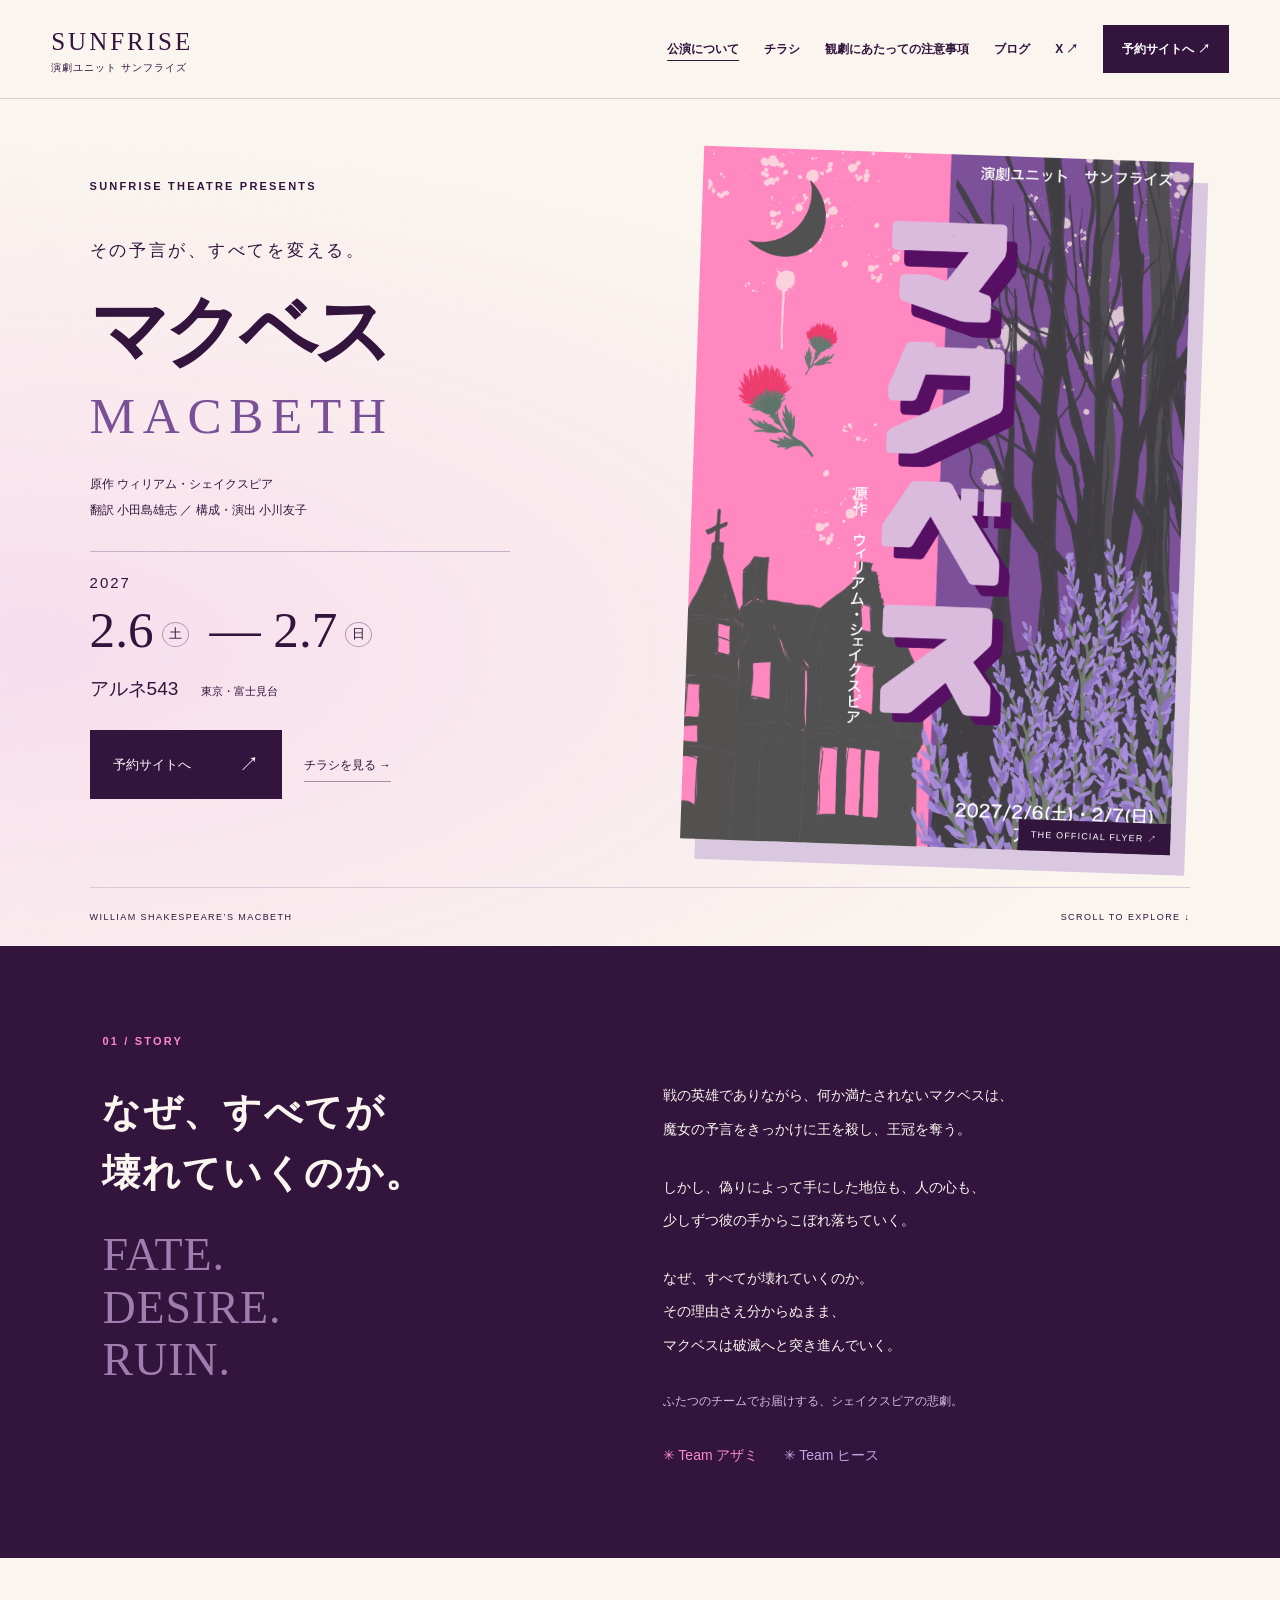
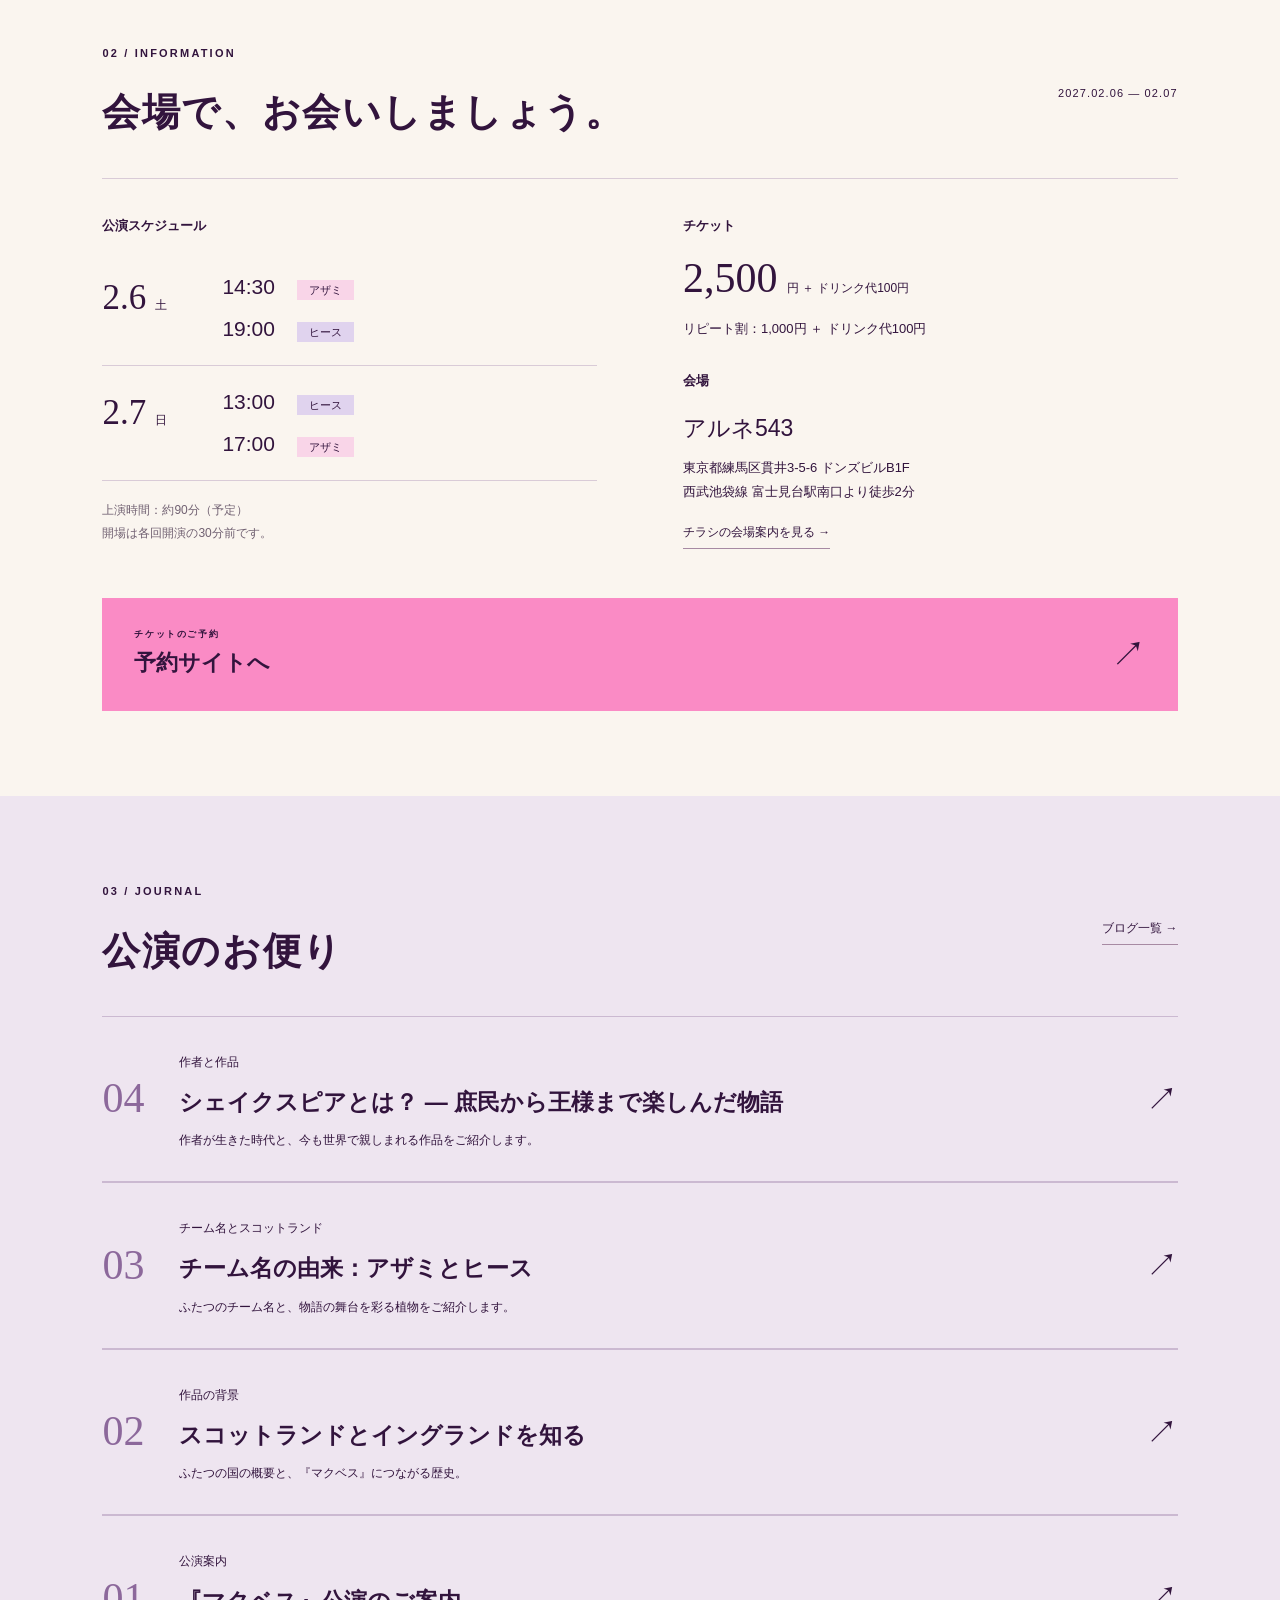
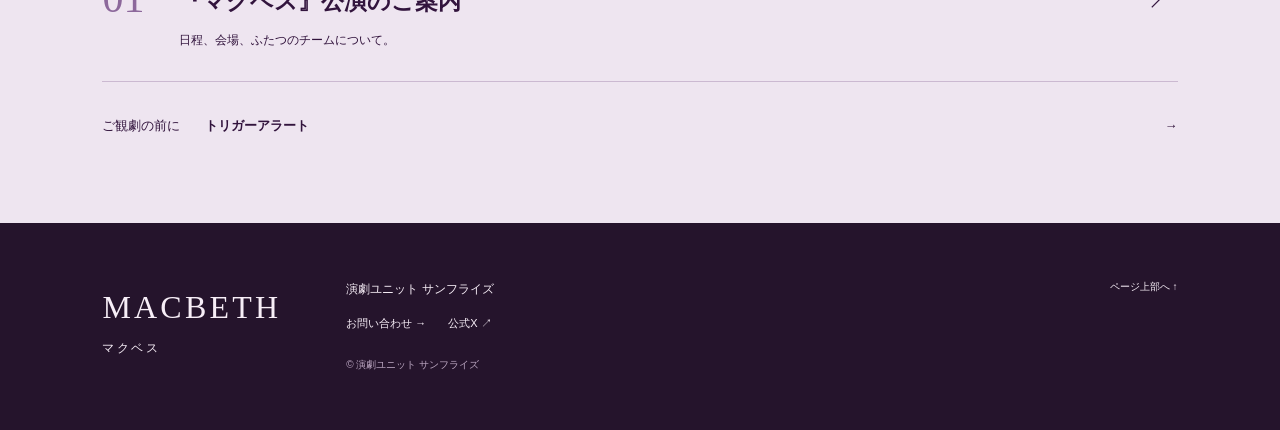
<file: index.html>
<!doctype html>
<html lang="ja">
<head>
    <meta charset="utf-8">
    <meta name="viewport" content="width=device-width, initial-scale=1">
    <title>公演情報 | マクベス — 演劇ユニット サンフライズ</title>
    <meta name="description"
          content="演劇ユニット サンフライズ『マクベス』。2027年2月6日・7日、アルネ543。公演情報、チラシ、ご観劇前のご案内を掲載。">
    <meta name="theme-color" content="#32143d">
    <link rel="icon" href="assets/icon.svg" type="image/svg+xml">
    <link rel="stylesheet" href="assets/style.css">
    <script defer src="assets/site.js"></script>
</head>
<body><a class="skip" href="#main">本文へ移動</a>
<header class="header"><a class="brand" href="index.html"><span>SUNFRISE</span><small>演劇ユニット サンフライズ</small></a>
    <button class="menu-toggle" aria-expanded="false" aria-controls="navigation">メニュー <span>＋</span></button>
    <nav id="navigation" aria-label="メインメニュー"><a href="index.html" aria-current="page">公演について</a><a
            href="flyer.html">チラシ</a><a href="trigger.html">観劇にあたっての注意事項</a><a
            href="blog.html">ブログ</a><a href="https://x.com/Sunfrise_2026" target="_blank" rel="noopener noreferrer"
                                          aria-label="公式X（新しいタブで開く）">X ↗</a><a class="nav-ticket"
                                                                                         href="https://act-pit-stageplus.com/events/239" target="_blank" rel="noopener noreferrer">予約サイトへ ↗</a></nav>
</header>
<main id="main">
    <section class="hero">
        <div class="hero-copy"><p class="eyebrow">SUNFRISE THEATRE PRESENTS</p>
            <p class="hero-kicker">その予言が、すべてを変える。</p>
            <h1>マクベス<span>MACBETH</span></h1>
            <p class="credit">原作 ウィリアム・シェイクスピア<br>翻訳 小田島雄志 ／ 構成・演出 小川友子</p>
            <div class="hero-date"><span>2027</span><strong>2.6<small>土</small> — 2.7<small>日</small></strong>
                <p>アルネ543 <span>東京・富士見台</span></p></div>
            <a class="button" href="https://act-pit-stageplus.com/events/239" target="_blank" rel="noopener noreferrer">予約サイトへ <span>↗</span></a><a class="text-link" href="flyer.html">チラシを見る
                →</a></div>
        <a class="hero-art" href="flyer.html" aria-label="公演チラシを見る"><img src="assets/flyer-front.jpg"
                                                                                 alt="ピンクと紫の空、三日月、城と森、アザミとヒースを描いた『マクベス』公演チラシ"
                                                                                 width="2481" height="3508"
                                                                                 fetchpriority="high"><span>THE OFFICIAL FLYER ↗</span></a>
        <div class="hero-bottom"><span>WILLIAM SHAKESPEARE’S MACBETH</span><a href="#story">SCROLL TO EXPLORE ↓</a>
        </div>
    </section>
    <section class="story section" id="story">
        <div><p class="eyebrow">01 / STORY</p>
            <h2>なぜ、すべてが<br>壊れていくのか。</h2><span class="story-word" aria-hidden="true">FATE.<br>DESIRE.<br>RUIN.</span>
        </div>
        <div class="story-body"><p>戦の英雄でありながら、何か満たされないマクベスは、<br class="desktop">魔女の予言をきっかけに王を殺し、王冠を奪う。
        </p>
            <p>しかし、偽りによって手にした地位も、人の心も、<br class="desktop">少しずつ彼の手からこぼれ落ちていく。</p>
            <p>なぜ、すべてが壊れていくのか。<br>その理由さえ分からぬまま、<br>マクベスは破滅へと突き進んでいく。</p>
            <p class="story-note">ふたつのチームでお届けする、シェイクスピアの悲劇。</p>
            <div class="team-tags"><span>✳ Team アザミ</span><span>✳ Team ヒース</span></div>
        </div>
    </section>
    <section class="section performance">
        <div class="section-heading">
            <div><p class="eyebrow">02 / INFORMATION</p>
                <h2>会場で、お会いしましょう。</h2></div>
            <span class="mini-label">2027.02.06 — 02.07</span></div>
        <div class="info-grid">
            <div><h3>公演スケジュール</h3>
                <div class="schedule">
                    <div class="schedule-row"><strong>2.6 <small>土</small></strong>
                        <p>14:30 <span class="azami">アザミ</span><br>19:00 <span class="heath">ヒース</span></p></div>
                    <div class="schedule-row"><strong>2.7 <small>日</small></strong>
                        <p>13:00 <span class="heath">ヒース</span><br>17:00 <span class="azami">アザミ</span></p></div>
                </div>
                <p class="note">上演時間：約90分（予定）<br>開場は各回開演の30分前です。</p></div>
            <div class="details"><h3>チケット</h3>
                <p class="price">2,500<span>円 ＋ ドリンク代100円</span></p>
                <p>リピート割：1,000円 ＋ ドリンク代100円</p>
                <h3>会場</h3>
                <p class="venue">アルネ543</p>
                <p>東京都練馬区貫井3-5-6 ドンズビルB1F<br>西武池袋線 富士見台駅南口より徒歩2分</p><a class="text-link"
                                                                                                     href="flyer.html#back">チラシの会場案内を見る
                    →</a></div>
        </div>
        <a class="ticket-strip" href="https://act-pit-stageplus.com/events/239" target="_blank" rel="noopener noreferrer"><span><small>チケットのご予約</small>予約サイトへ</span><span>↗</span></a>
    </section>
    <section class="section journal">
        <div class="section-heading">
            <div><p class="eyebrow">03 / JOURNAL</p>
                <h2>公演のお便り</h2></div>
            <a class="text-link" href="blog.html">ブログ一覧 →</a></div>
        <a class="article-row" href="blog/shakespeare.html"><span class="article-no">04</span>
            <div><small>作者と作品</small>
                <h3>シェイクスピアとは？ — 庶民から王様まで楽しんだ物語</h3>
                <p>作者が生きた時代と、今も世界で親しまれる作品をご紹介します。</p></div>
            <span class="arrow">↗</span></a>
        <a class="article-row" href="blog/thistle-and-heath.html"><span class="article-no">03</span>
            <div><small>チーム名とスコットランド</small>
                <h3>チーム名の由来：アザミとヒース</h3>
                <p>ふたつのチーム名と、物語の舞台を彩る植物をご紹介します。</p></div>
            <span class="arrow">↗</span></a>
        <a class="article-row" href="blog/scotland-and-england.html"><span class="article-no">02</span>
            <div><small>作品の背景</small>
                <h3>スコットランドとイングランドを知る</h3>
                <p>ふたつの国の概要と、『マクベス』につながる歴史。</p></div>
            <span class="arrow">↗</span></a><a class="article-row" href="blog/performance.html"><span
            class="article-no">01</span>
        <div><small>公演案内</small>
            <h3>『マクベス』公演のご案内</h3>
            <p>日程、会場、ふたつのチームについて。</p></div>
        <span class="arrow">↗</span></a><a class="alert-link" href="trigger.html"><span>ご観劇の前に</span><strong>トリガーアラート</strong><span>→</span></a>
    </section>
</main>
<footer><a class="footer-title" href="index.html">MACBETH<span>マクベス</span></a>
    <div><p>演劇ユニット サンフライズ</p><a href="trigger.html#contact">お問い合わせ →</a><a
            href="https://x.com/Sunfrise_2026" target="_blank" rel="noopener noreferrer">公式X ↗</a><small>© 演劇ユニット
        サンフライズ</small></div>
    <a class="back-top" href="#">ページ上部へ ↑</a></footer>
</body>
</html>
</file>
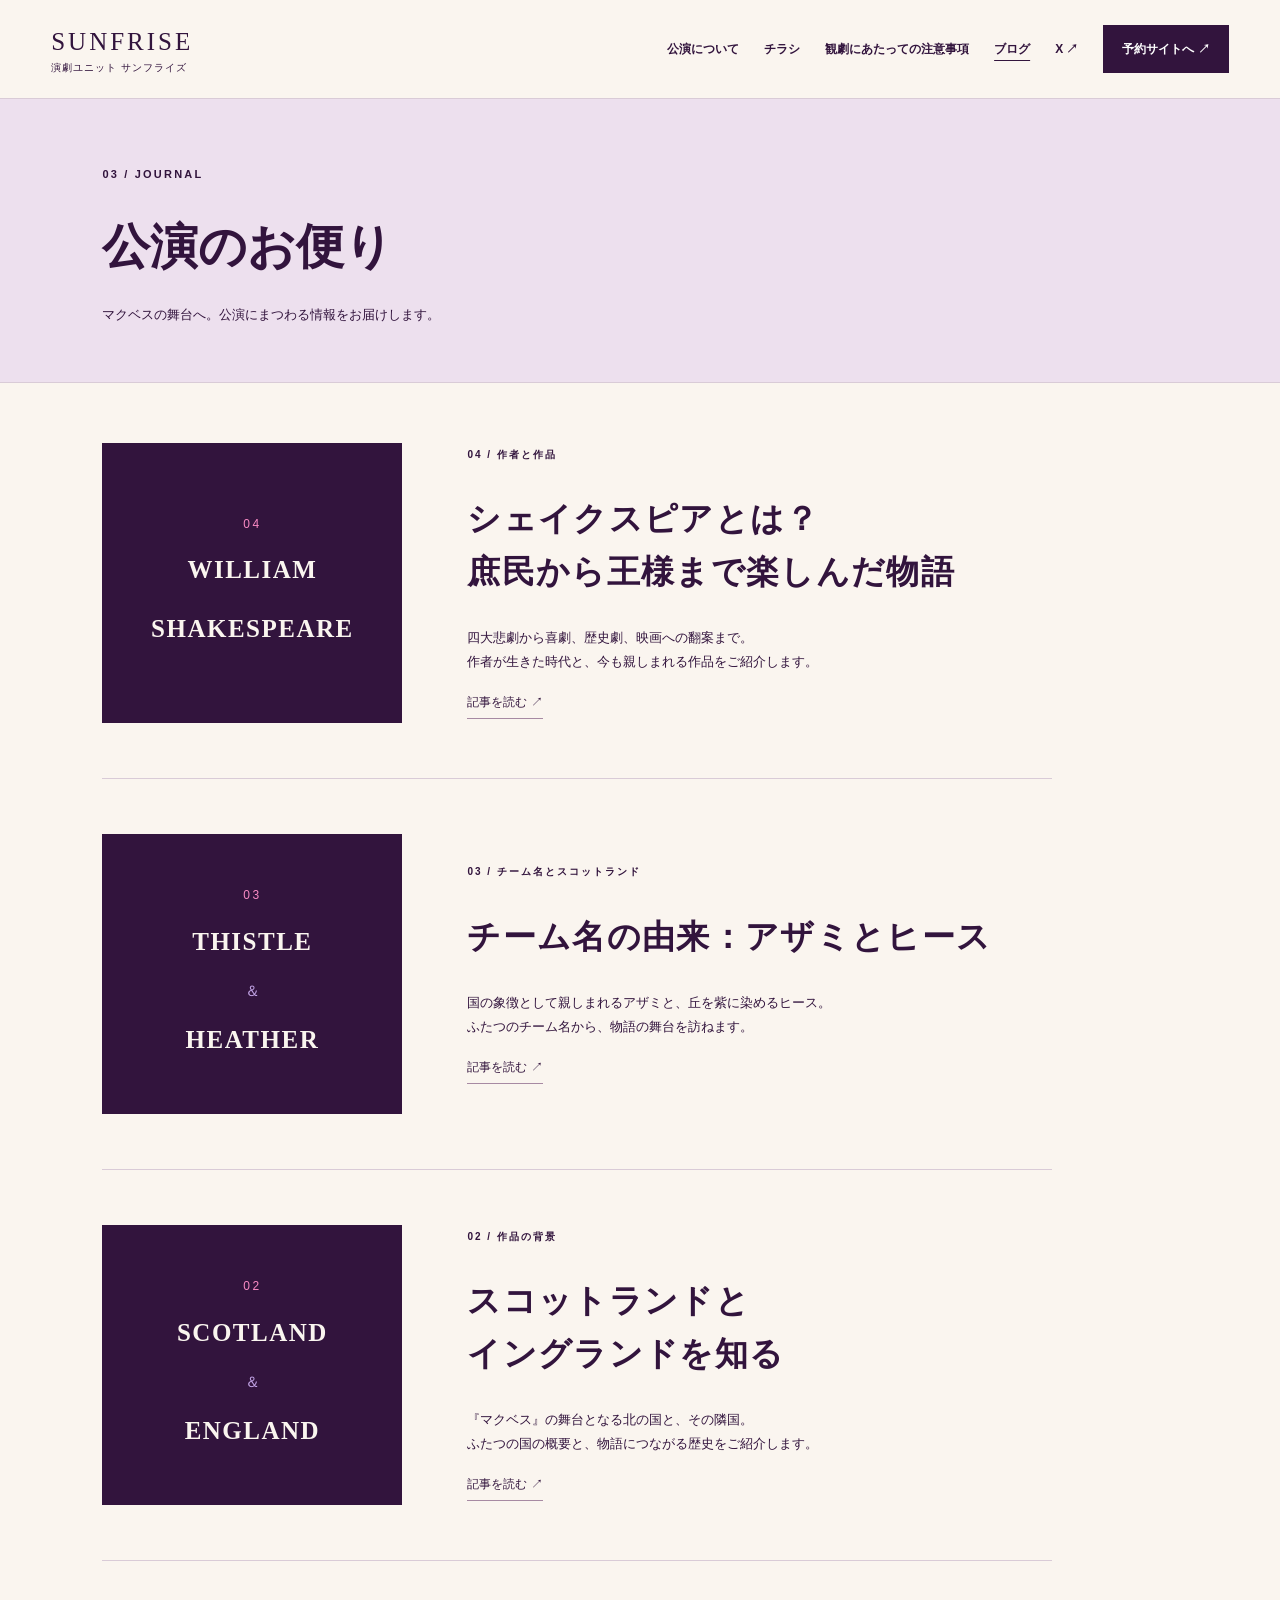
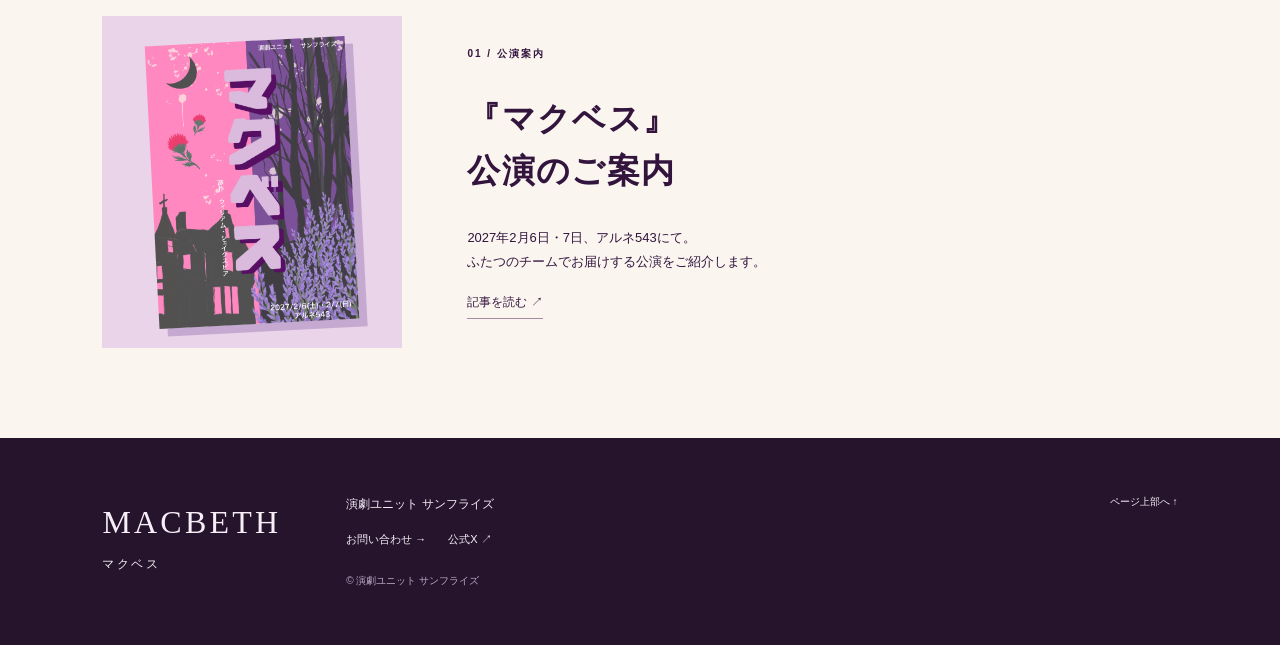
<file: blog.html>
<!doctype html>
<html lang="ja">
<head>
    <meta charset="utf-8">
    <meta name="viewport" content="width=device-width, initial-scale=1">
    <title>ブログ | マクベス — 演劇ユニット サンフライズ</title>
    <meta name="description"
          content="演劇ユニット サンフライズ『マクベス』。2027年2月6日・7日、アルネ543。公演情報、チラシ、ご観劇前のご案内を掲載。">
    <meta name="theme-color" content="#32143d">
    <link rel="icon" href="assets/icon.svg" type="image/svg+xml">
    <link rel="stylesheet" href="assets/style.css">
    <script defer src="assets/site.js"></script>
</head>
<body><a class="skip" href="#main">本文へ移動</a>
<header class="header"><a class="brand" href="index.html"><span>SUNFRISE</span><small>演劇ユニット サンフライズ</small></a>
    <button class="menu-toggle" aria-expanded="false" aria-controls="navigation">メニュー <span>＋</span></button>
    <nav id="navigation" aria-label="メインメニュー"><a href="index.html">公演について</a><a
            href="flyer.html">チラシ</a><a href="trigger.html">観劇にあたっての注意事項</a><a href="blog.html"
                                                                                              aria-current="page">ブログ</a><a
            href="https://x.com/Sunfrise_2026" target="_blank" rel="noopener noreferrer"
            aria-label="公式X（新しいタブで開く）">X ↗</a><a class="nav-ticket"
                                                           href="https://act-pit-stageplus.com/events/239" target="_blank" rel="noopener noreferrer">予約サイトへ ↗</a>
    </nav>
</header>
<main id="main">
    <section class="page-intro"><p class="eyebrow">03 / JOURNAL</p>
        <h1>公演のお便り</h1>
        <p>マクベスの舞台へ。公演にまつわる情報をお届けします。</p></section>
    <section class="blog-list"><a class="blog-card" href="blog/shakespeare.html">
        <div class="blog-thumb country-thumb" aria-hidden="true">
            <span>04</span><strong>WILLIAM</strong><strong>SHAKESPEARE</strong></div>
        <div><p class="eyebrow">04 / 作者と作品</p>
            <h2>シェイクスピアとは？<br>庶民から王様まで楽しんだ物語</h2>
            <p>四大悲劇から喜劇、歴史劇、映画への翻案まで。<br>作者が生きた時代と、今も親しまれる作品をご紹介します。</p>
            <span class="text-link">記事を読む ↗</span></div>
    </a><a class="blog-card" href="blog/thistle-and-heath.html">
        <div class="blog-thumb country-thumb" aria-hidden="true">
            <span>03</span><strong>THISTLE</strong><span>＆</span><strong>HEATHER</strong></div>
        <div><p class="eyebrow">03 / チーム名とスコットランド</p>
            <h2>チーム名の由来：アザミとヒース</h2>
            <p>国の象徴として親しまれるアザミと、丘を紫に染めるヒース。<br>ふたつのチーム名から、物語の舞台を訪ねます。</p>
            <span class="text-link">記事を読む ↗</span></div>
    </a><a class="blog-card" href="blog/scotland-and-england.html">
        <div class="blog-thumb country-thumb" aria-hidden="true">
            <span>02</span><strong>SCOTLAND</strong><span>＆</span><strong>ENGLAND</strong></div>
        <div><p class="eyebrow">02 / 作品の背景</p>
            <h2>スコットランドと<br>イングランドを知る</h2>
            <p>『マクベス』の舞台となる北の国と、その隣国。<br>ふたつの国の概要と、物語につながる歴史をご紹介します。</p><span
                    class="text-link">記事を読む ↗</span></div>
    </a><a class="blog-card" href="blog/performance.html">
        <div class="blog-thumb"><img src="assets/flyer-front.jpg" alt="マクベスの公演チラシ" width="2481" height="3508">
        </div>
        <div><p class="eyebrow">01 / 公演案内</p>
            <h2>『マクベス』<br>公演のご案内</h2>
            <p>2027年2月6日・7日、アルネ543にて。<br>ふたつのチームでお届けする公演をご紹介します。</p><span
                    class="text-link">記事を読む ↗</span></div>
    </a></section>
</main>
<footer><a class="footer-title" href="index.html">MACBETH<span>マクベス</span></a>
    <div><p>演劇ユニット サンフライズ</p><a href="trigger.html#contact">お問い合わせ →</a><a
            href="https://x.com/Sunfrise_2026" target="_blank" rel="noopener noreferrer">公式X ↗</a><small>© 演劇ユニット
        サンフライズ</small></div>
    <a class="back-top" href="#">ページ上部へ ↑</a></footer>
</body>
</html>
</file>
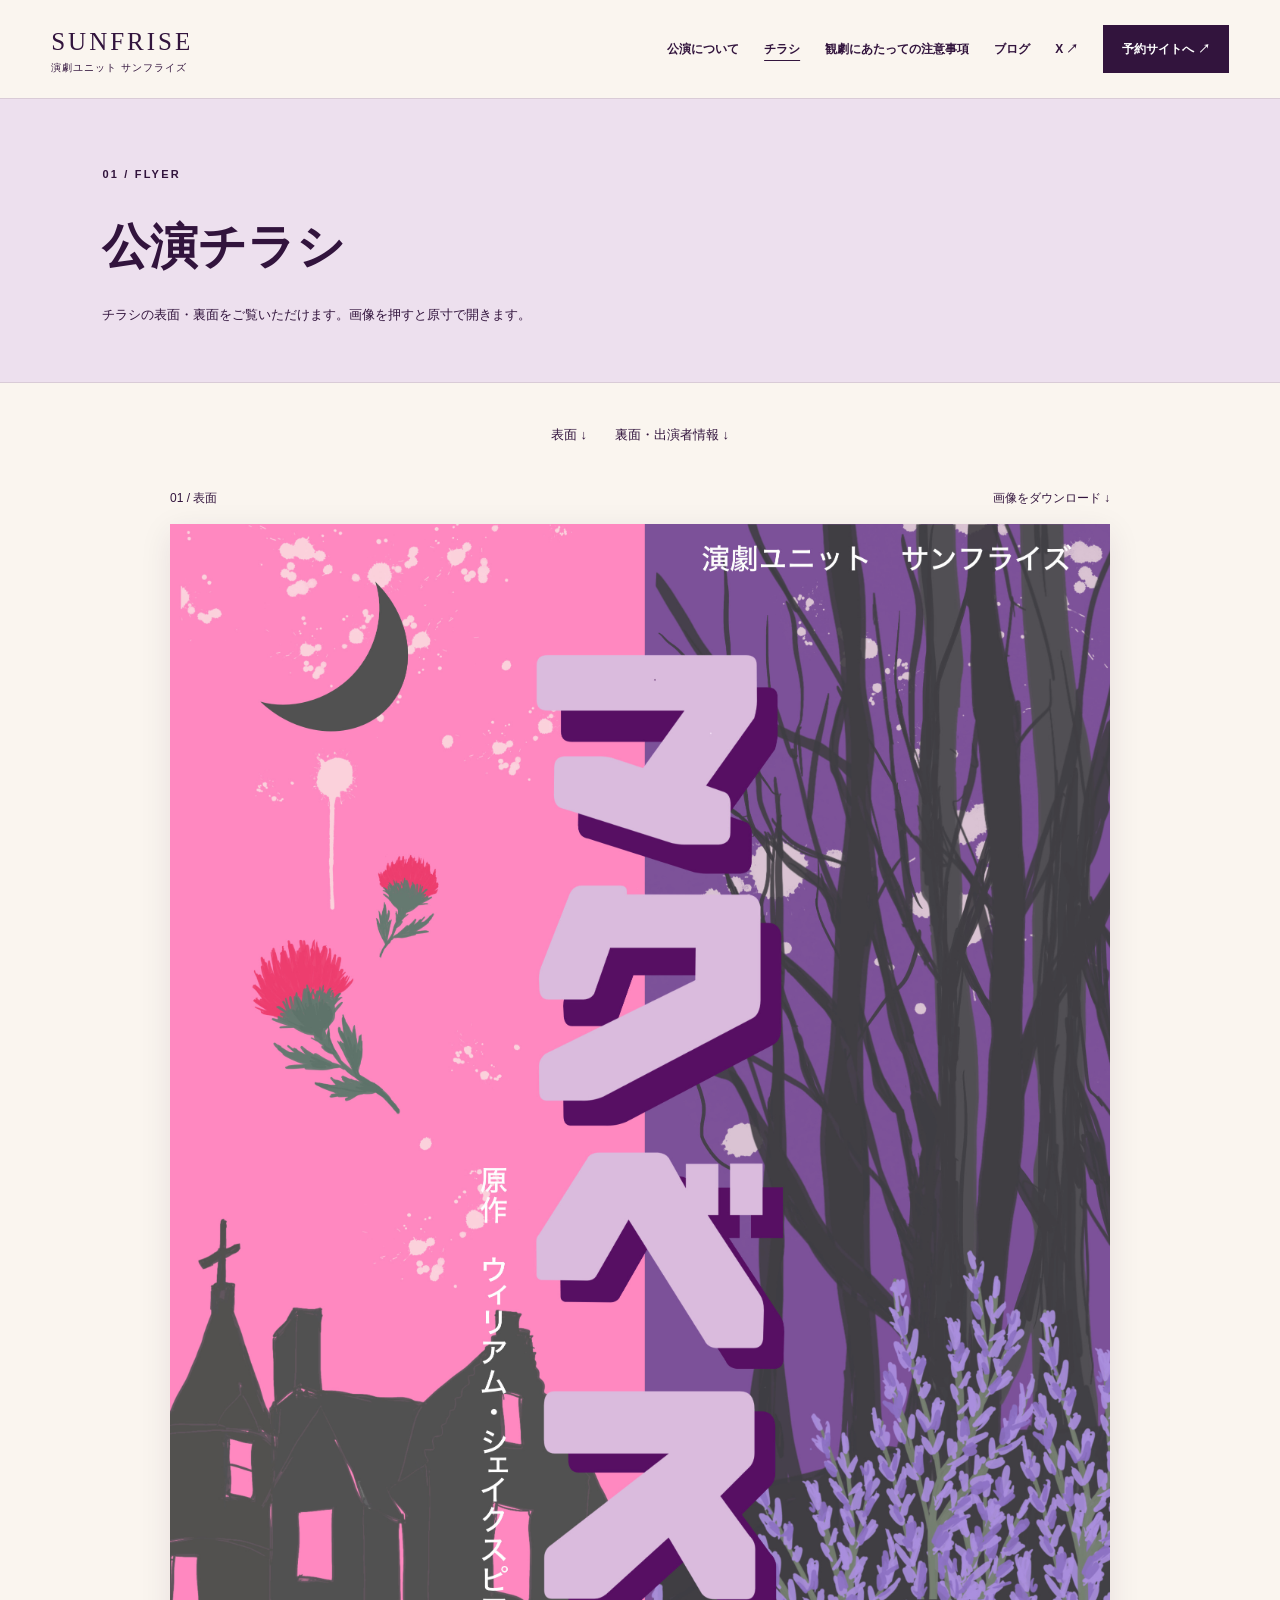
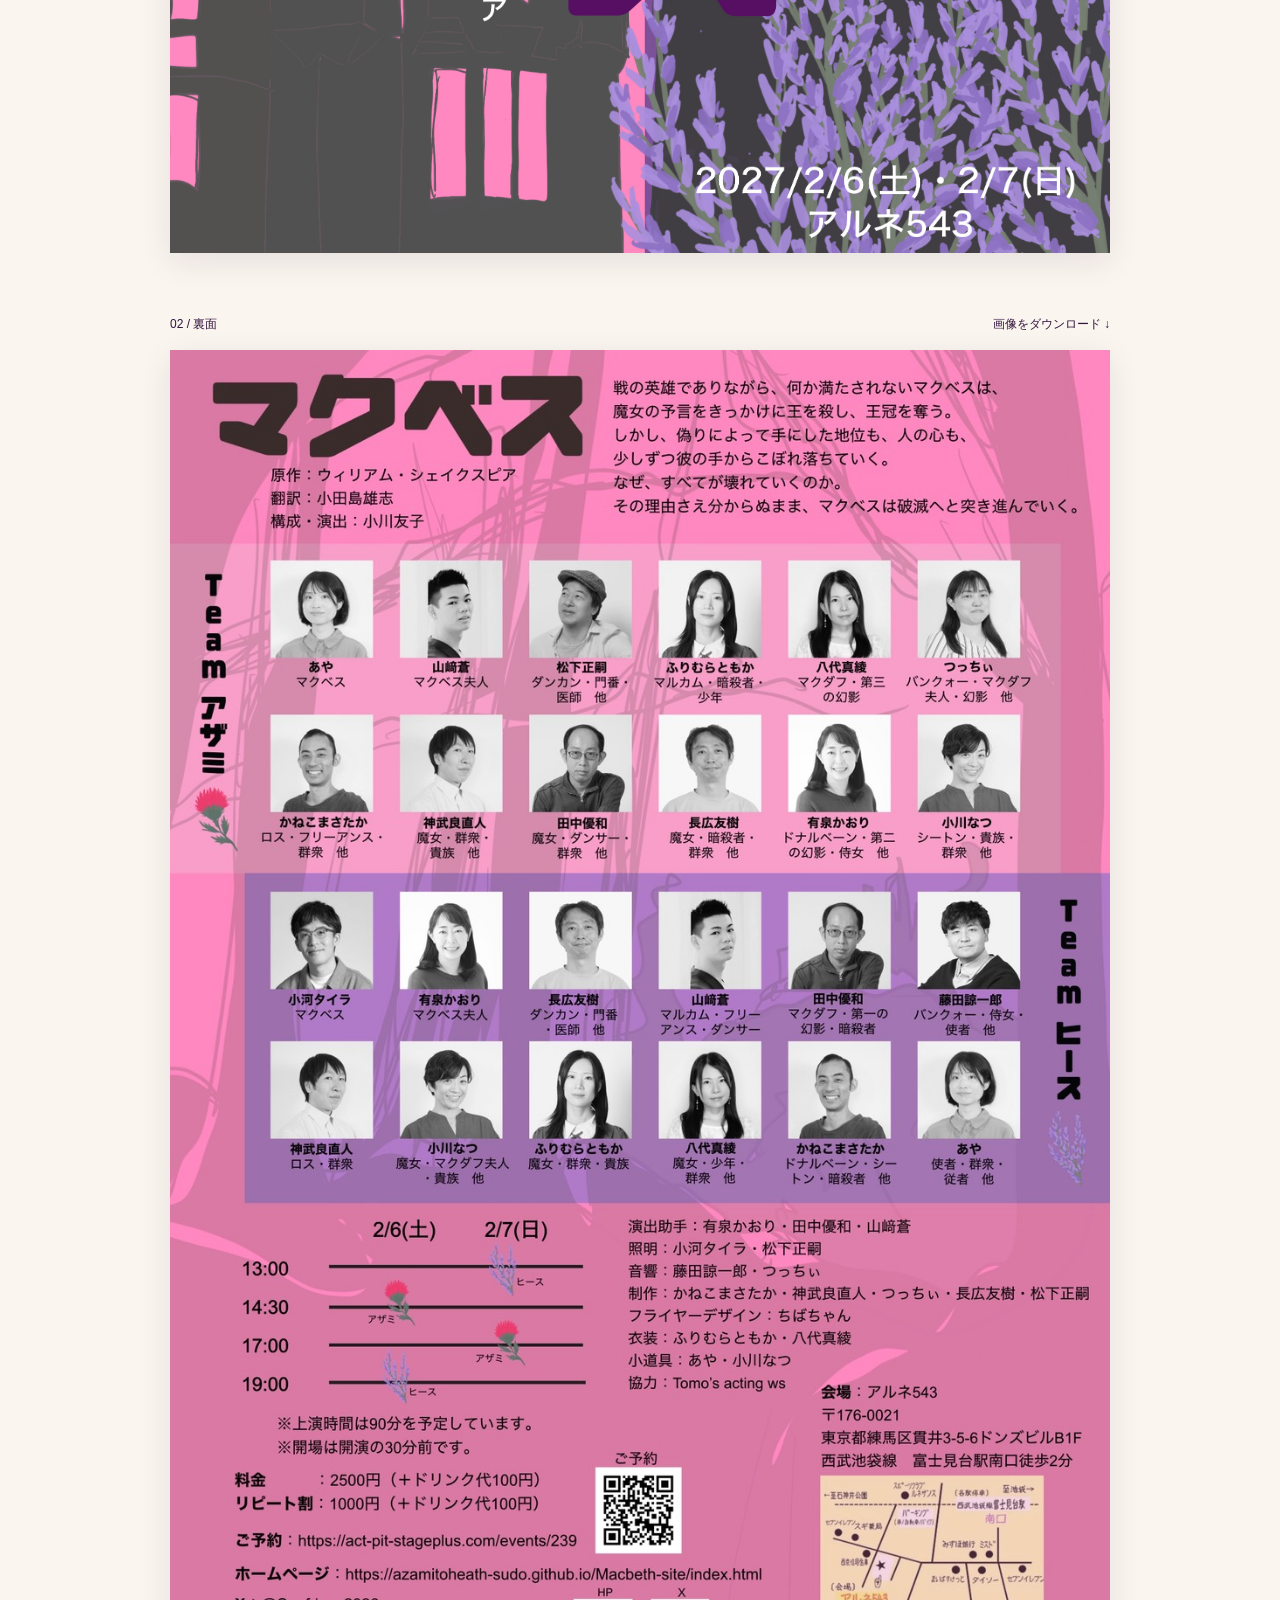
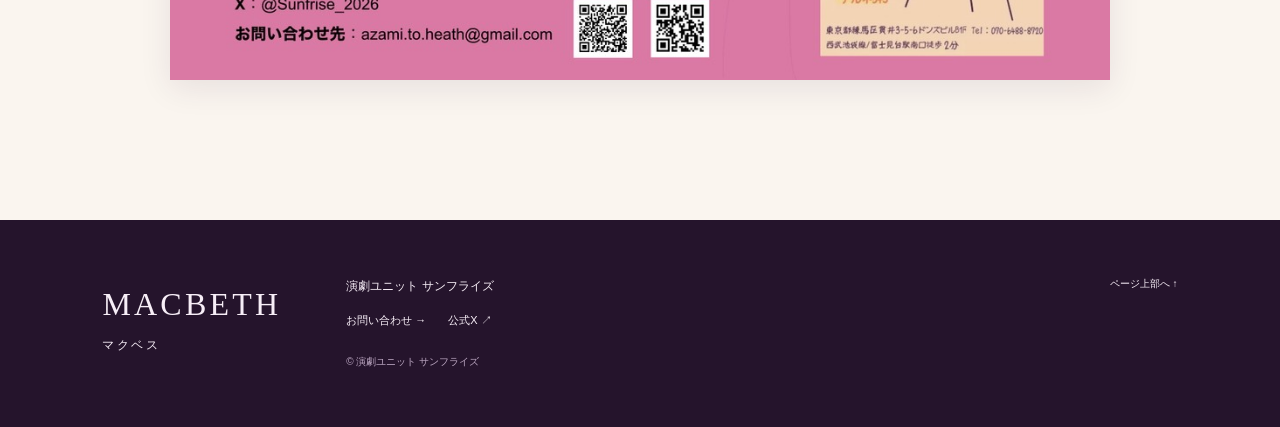
<file: flyer.html>
<!doctype html>
<html lang="ja">
<head>
    <meta charset="utf-8">
    <meta name="viewport" content="width=device-width, initial-scale=1">
    <title>チラシ | マクベス — 演劇ユニット サンフライズ</title>
    <meta name="description"
          content="演劇ユニット サンフライズ『マクベス』。2027年2月6日・7日、アルネ543。公演情報、チラシ、ご観劇前のご案内を掲載。">
    <meta name="theme-color" content="#32143d">
    <link rel="icon" href="assets/icon.svg" type="image/svg+xml">
    <link rel="stylesheet" href="assets/style.css">
    <script defer src="assets/site.js"></script>
</head>
<body><a class="skip" href="#main">本文へ移動</a>
<header class="header"><a class="brand" href="index.html"><span>SUNFRISE</span><small>演劇ユニット サンフライズ</small></a>
    <button class="menu-toggle" aria-expanded="false" aria-controls="navigation">メニュー <span>＋</span></button>
    <nav id="navigation" aria-label="メインメニュー"><a href="index.html">公演について</a><a href="flyer.html"
                                                                                             aria-current="page">チラシ</a><a
            href="trigger.html">観劇にあたっての注意事項</a><a href="blog.html">ブログ</a><a
            href="https://x.com/Sunfrise_2026" target="_blank" rel="noopener noreferrer"
            aria-label="公式X（新しいタブで開く）">X ↗</a><a class="nav-ticket"
                                                           href="https://act-pit-stageplus.com/events/239" target="_blank" rel="noopener noreferrer">予約サイトへ ↗</a>
    </nav>
</header>
<main id="main">
    <section class="page-intro"><p class="eyebrow">01 / FLYER</p>
        <h1>公演チラシ</h1>
        <p>チラシの表面・裏面をご覧いただけます。画像を押すと原寸で開きます。</p></section>
    <section class="flyer-section">
        <div class="flyer-nav"><a href="#front">表面 ↓</a><a href="#back">裏面・出演者情報 ↓</a></div>
        <figure id="front" class="flyer-figure">
            <figcaption><span>01 / 表面</span><a href="assets/flyer-front.jpg" download>画像をダウンロード ↓</a>
            </figcaption>
            <a href="assets/flyer-front.jpg" target="_blank" rel="noopener noreferrer"><img src="assets/flyer-front.jpg"
                                                                                            alt="マクベス公演チラシ表面：2027年2月6日・7日 アルネ543"
                                                                                            width="2481" height="3508"></a>
        </figure>
        <figure id="back" class="flyer-figure">
            <figcaption><span>02 / 裏面</span><a href="assets/flyer-back.jpg" download>画像をダウンロード ↓</a>
            </figcaption>
            <a href="assets/flyer-back.jpg" target="_blank" rel="noopener noreferrer"><img src="assets/flyer-back.jpg"
                                                                                           alt="マクベス公演チラシ裏面：出演者、公演日程、料金、会場案内。公演の主要情報はトップページにも掲載。"
                                                                                           width="2894" height="4093"
                                                                                           loading="lazy"></a></figure>
    </section>
</main>
<footer><a class="footer-title" href="index.html">MACBETH<span>マクベス</span></a>
    <div><p>演劇ユニット サンフライズ</p><a href="trigger.html#contact">お問い合わせ →</a><a
            href="https://x.com/Sunfrise_2026" target="_blank" rel="noopener noreferrer">公式X ↗</a><small>© 演劇ユニット
        サンフライズ</small></div>
    <a class="back-top" href="#">ページ上部へ ↑</a></footer>
</body>
</html>
</file>
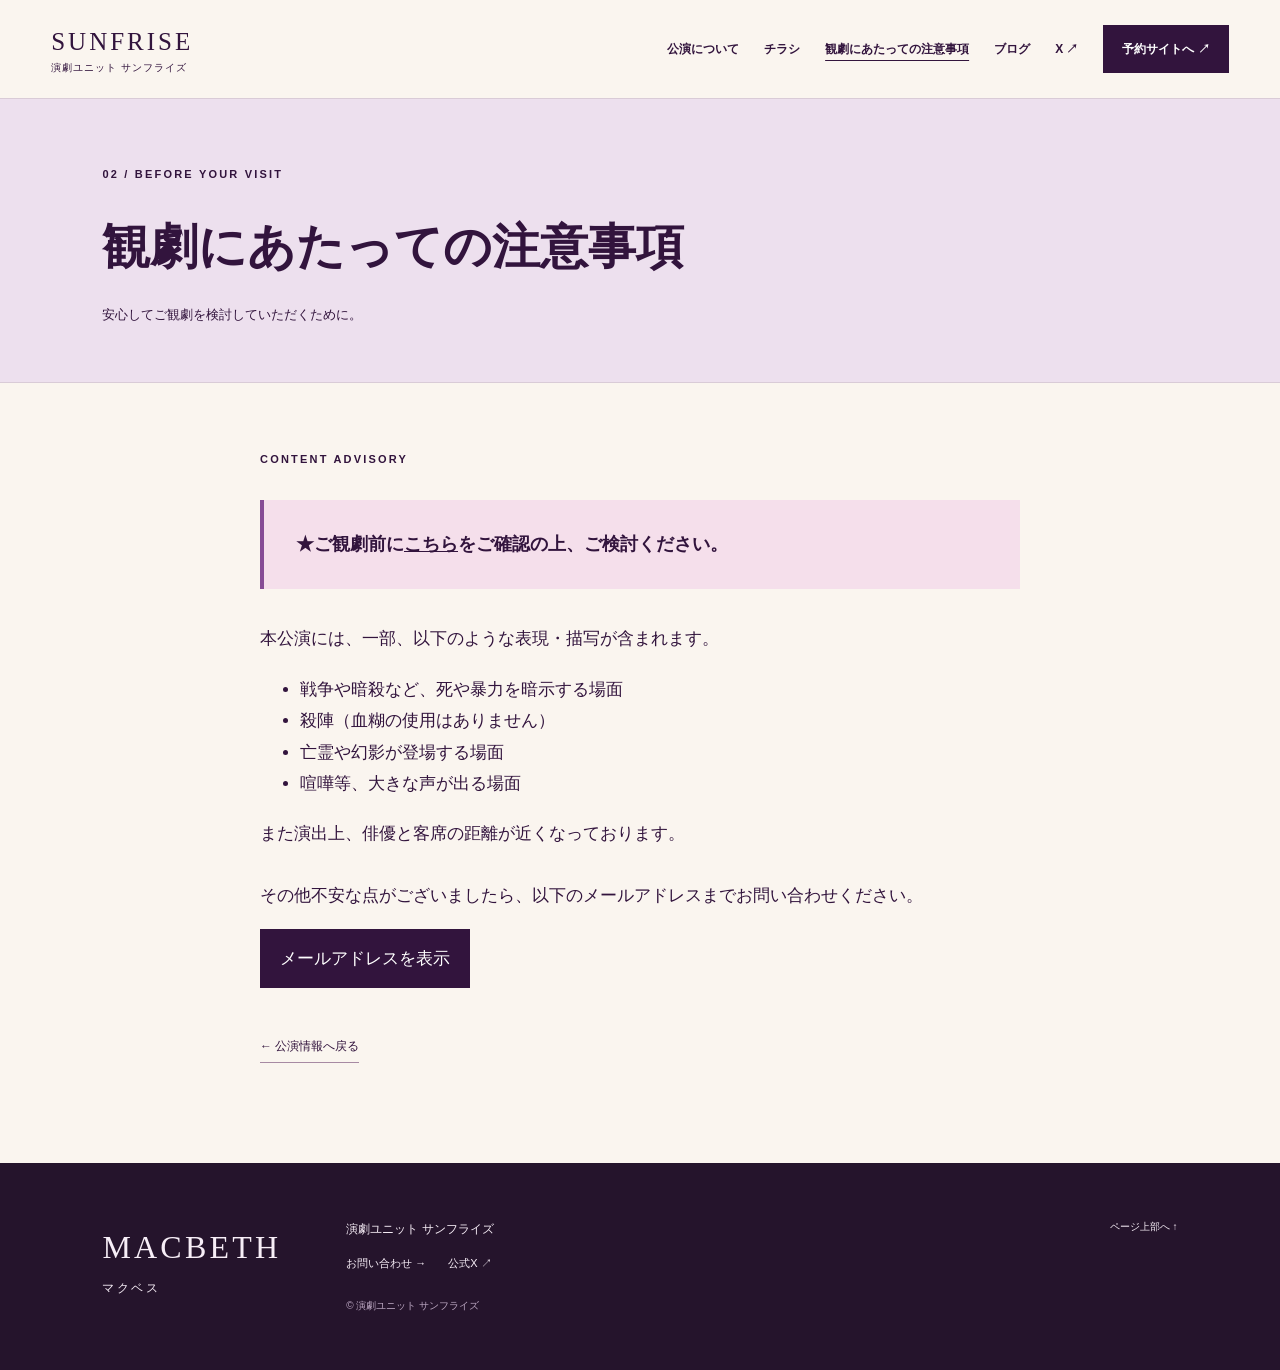
<file: trigger.html>
<!doctype html>
<html lang="ja"><head><meta charset="utf-8"><meta name="viewport" content="width=device-width, initial-scale=1"><title>観劇にあたっての注意事項 | マクベス — 演劇ユニット サンフライズ</title><meta name="description" content="演劇ユニット サンフライズ『マクベス』。2027年2月6日・7日、アルネ543。公演情報、チラシ、ご観劇前のご案内を掲載。"><meta name="theme-color" content="#32143d"><link rel="icon" href="assets/icon.svg" type="image/svg+xml"><link rel="stylesheet" href="assets/style.css"><script defer src="assets/site.js"></script></head>
<body><a class="skip" href="#main">本文へ移動</a><header class="header"><a class="brand" href="index.html"><span>SUNFRISE</span><small>演劇ユニット サンフライズ</small></a><button class="menu-toggle" aria-expanded="false" aria-controls="navigation">メニュー <span>＋</span></button><nav id="navigation" aria-label="メインメニュー"><a href="index.html">公演について</a><a href="flyer.html">チラシ</a><a href="trigger.html" aria-current="page">観劇にあたっての注意事項</a><a href="blog.html">ブログ</a><a href="https://x.com/Sunfrise_2026" target="_blank" rel="noopener noreferrer" aria-label="公式X（新しいタブで開く）">X ↗</a><a class="nav-ticket" href="https://act-pit-stageplus.com/events/239" target="_blank" rel="noopener noreferrer">予約サイトへ ↗</a></nav></header>
<main id="main"><section class="page-intro"><p class="eyebrow">02 / BEFORE YOUR VISIT</p><h1>観劇にあたっての注意事項</h1><p>安心してご観劇を検討していただくために。</p></section><section class="reading advisory-reading"><p class="eyebrow">CONTENT ADVISORY</p><div class="notice">
<p>★ご観劇前に<a href="#advisory-details"><u>こちら</u></a>をご確認の上、ご検討ください。</p>
</div>
<p id="advisory-details">本公演には、一部、以下のような表現・描写が含まれます。</p>
<ul>
<li>戦争や暗殺など、死や暴力を暗示する場面</li>
<li>殺陣（血糊の使用はありません）</li>
<li>亡霊や幻影が登場する場面</li>
<li>喧嘩等、大きな声が出る場面</li>
</ul>
<p>また演出上、俳優と客席の距離が近くなっております。</p>
<div id="contact" class="contact-details">
<p>その他不安な点がございましたら、以下のメールアドレスまでお問い合わせください。</p>
<p class="contact-address" aria-live="polite"><button type="button" class="contact-reveal" hidden>メールアドレスを表示</button></p>
<noscript><p>メールアドレスの表示にはJavaScriptを有効にしてください。<a href="flyer.html#back"><u>チラシ裏面</u></a>でもお問い合わせ先をご確認いただけます。</p></noscript>
</div>
<a class="text-link" href="index.html">← 公演情報へ戻る</a></section></main><footer><a class="footer-title" href="index.html">MACBETH<span>マクベス</span></a><div><p>演劇ユニット サンフライズ</p><a href="trigger.html#contact">お問い合わせ →</a><a href="https://x.com/Sunfrise_2026" target="_blank" rel="noopener noreferrer">公式X ↗</a><small>© 演劇ユニット サンフライズ</small></div><a class="back-top" href="#">ページ上部へ ↑</a></footer></body></html>
</file>
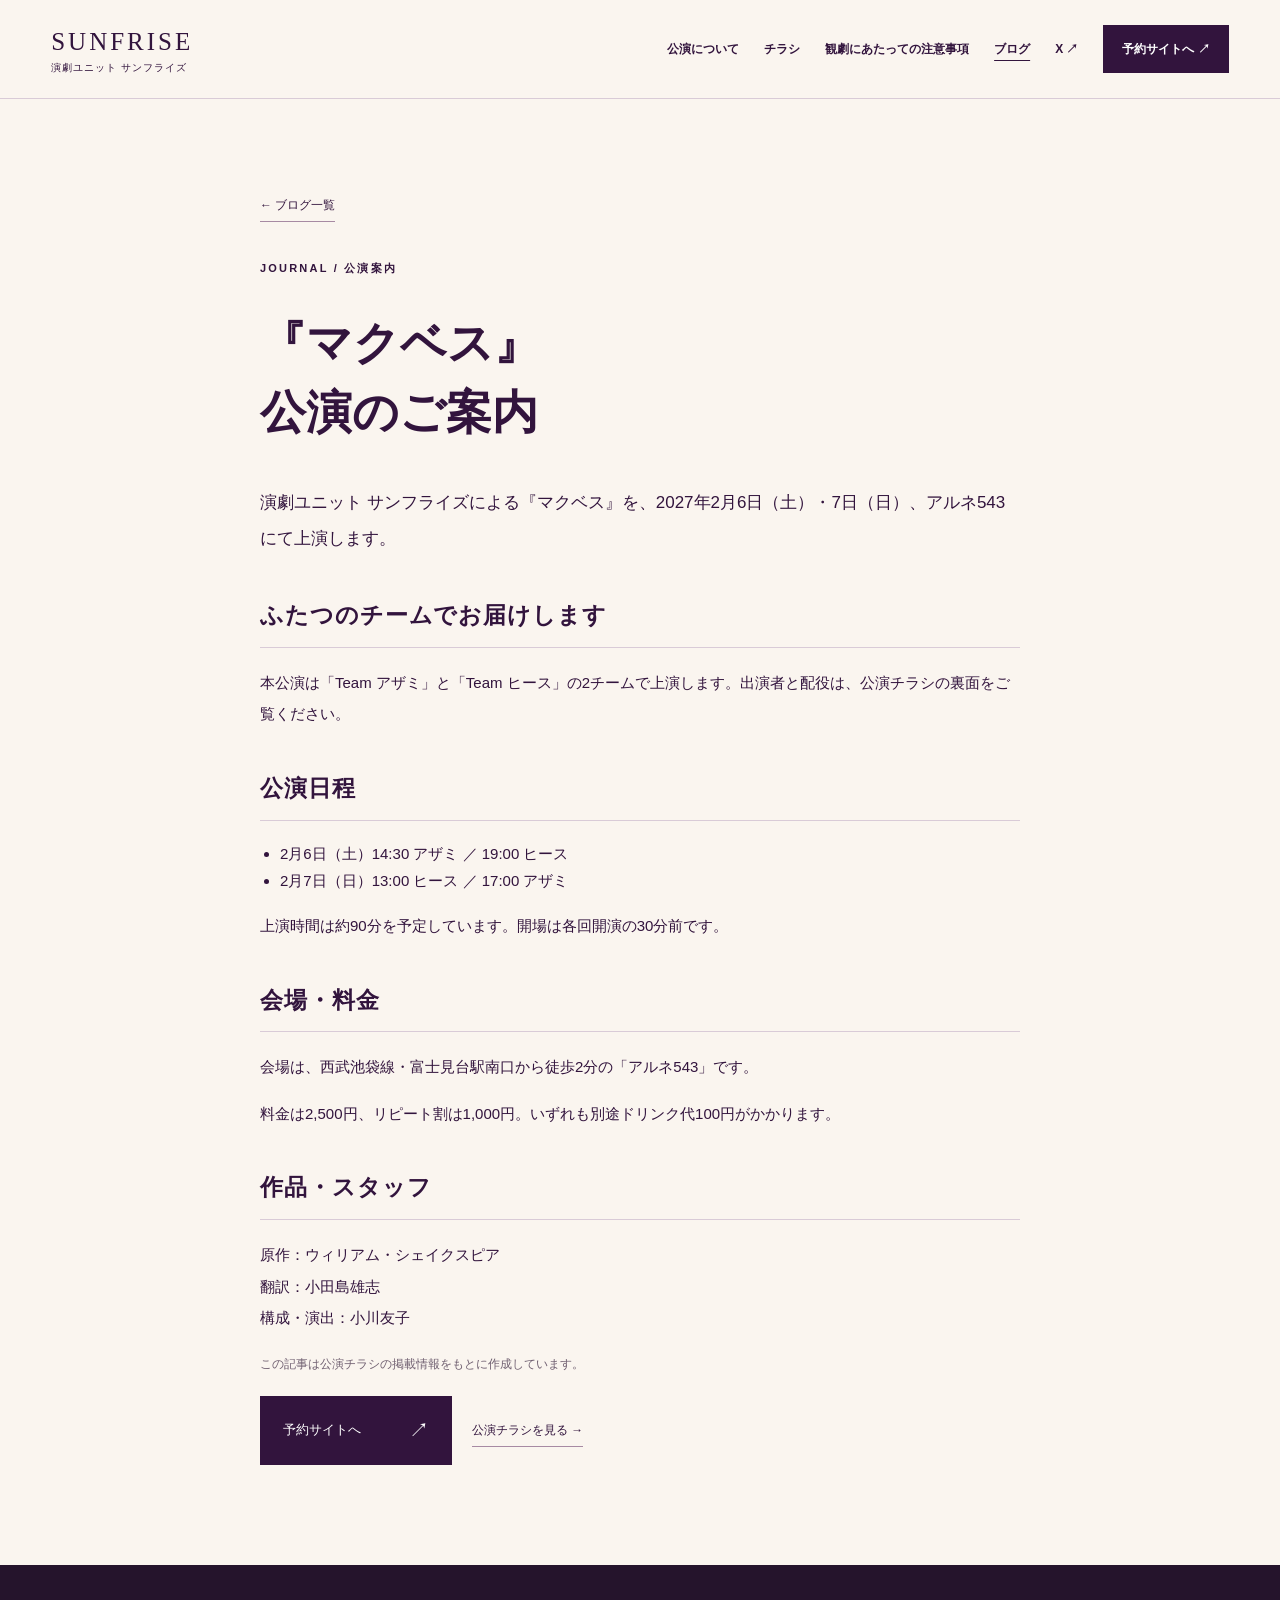
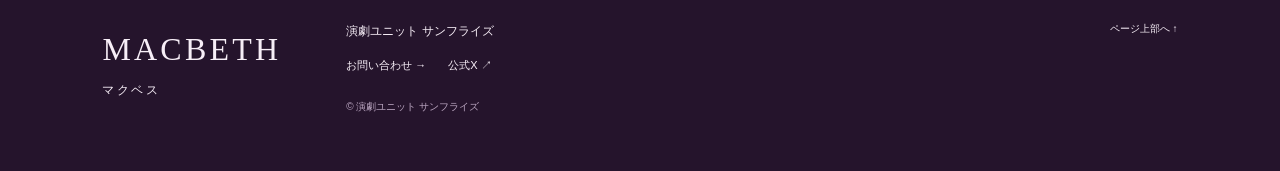
<file: blog/performance.html>
<!doctype html>
<html lang="ja"><head><meta charset="utf-8"><meta name="viewport" content="width=device-width, initial-scale=1"><title>『マクベス』公演のご案内 | マクベス — 演劇ユニット サンフライズ</title><meta name="description" content="演劇ユニット サンフライズ『マクベス』。2027年2月6日・7日、アルネ543。公演情報、チラシ、ご観劇前のご案内を掲載。"><meta name="theme-color" content="#32143d"><link rel="icon" href="../assets/icon.svg" type="image/svg+xml"><link rel="stylesheet" href="../assets/style.css"><script defer src="../assets/site.js"></script></head>
<body><a class="skip" href="#main">本文へ移動</a><header class="header"><a class="brand" href="../index.html"><span>SUNFRISE</span><small>演劇ユニット サンフライズ</small></a><button class="menu-toggle" aria-expanded="false" aria-controls="navigation">メニュー <span>＋</span></button><nav id="navigation" aria-label="メインメニュー"><a href="../index.html">公演について</a><a href="../flyer.html">チラシ</a><a href="../trigger.html">観劇にあたっての注意事項</a><a href="../blog.html" aria-current="page">ブログ</a><a href="https://x.com/Sunfrise_2026" target="_blank" rel="noopener noreferrer" aria-label="公式X（新しいタブで開く）">X ↗</a><a class="nav-ticket" href="https://act-pit-stageplus.com/events/239" target="_blank" rel="noopener noreferrer">予約サイトへ ↗</a></nav></header>
<main id="main"><article class="reading article"><a class="text-link" href="../blog.html">← ブログ一覧</a><p class="eyebrow">JOURNAL / 公演案内</p><h1>『マクベス』<br>公演のご案内</h1><p class="lead">演劇ユニット サンフライズによる『マクベス』を、2027年2月6日（土）・7日（日）、アルネ543にて上演します。</p><h2>ふたつのチームでお届けします</h2><p>本公演は「Team アザミ」と「Team ヒース」の2チームで上演します。出演者と配役は、公演チラシの裏面をご覧ください。</p><h2>公演日程</h2><ul><li>2月6日（土）14:30 アザミ ／ 19:00 ヒース</li><li>2月7日（日）13:00 ヒース ／ 17:00 アザミ</li></ul><p>上演時間は約90分を予定しています。開場は各回開演の30分前です。</p><h2>会場・料金</h2><p>会場は、西武池袋線・富士見台駅南口から徒歩2分の「アルネ543」です。</p><p>料金は2,500円、リピート割は1,000円。いずれも別途ドリンク代100円がかかります。</p><h2>作品・スタッフ</h2><p>原作：ウィリアム・シェイクスピア<br>翻訳：小田島雄志<br>構成・演出：小川友子</p><p class="note">この記事は公演チラシの掲載情報をもとに作成しています。</p><a class="button" href="https://act-pit-stageplus.com/events/239" target="_blank" rel="noopener noreferrer">予約サイトへ <span>↗</span></a><a class="text-link article-flyer" href="../flyer.html">公演チラシを見る →</a></article></main><footer><a class="footer-title" href="../index.html">MACBETH<span>マクベス</span></a><div><p>演劇ユニット サンフライズ</p><a href="../trigger.html#contact">お問い合わせ →</a><a href="https://x.com/Sunfrise_2026" target="_blank" rel="noopener noreferrer">公式X ↗</a><small>© 演劇ユニット サンフライズ</small></div><a class="back-top" href="#">ページ上部へ ↑</a></footer></body></html>
</file>
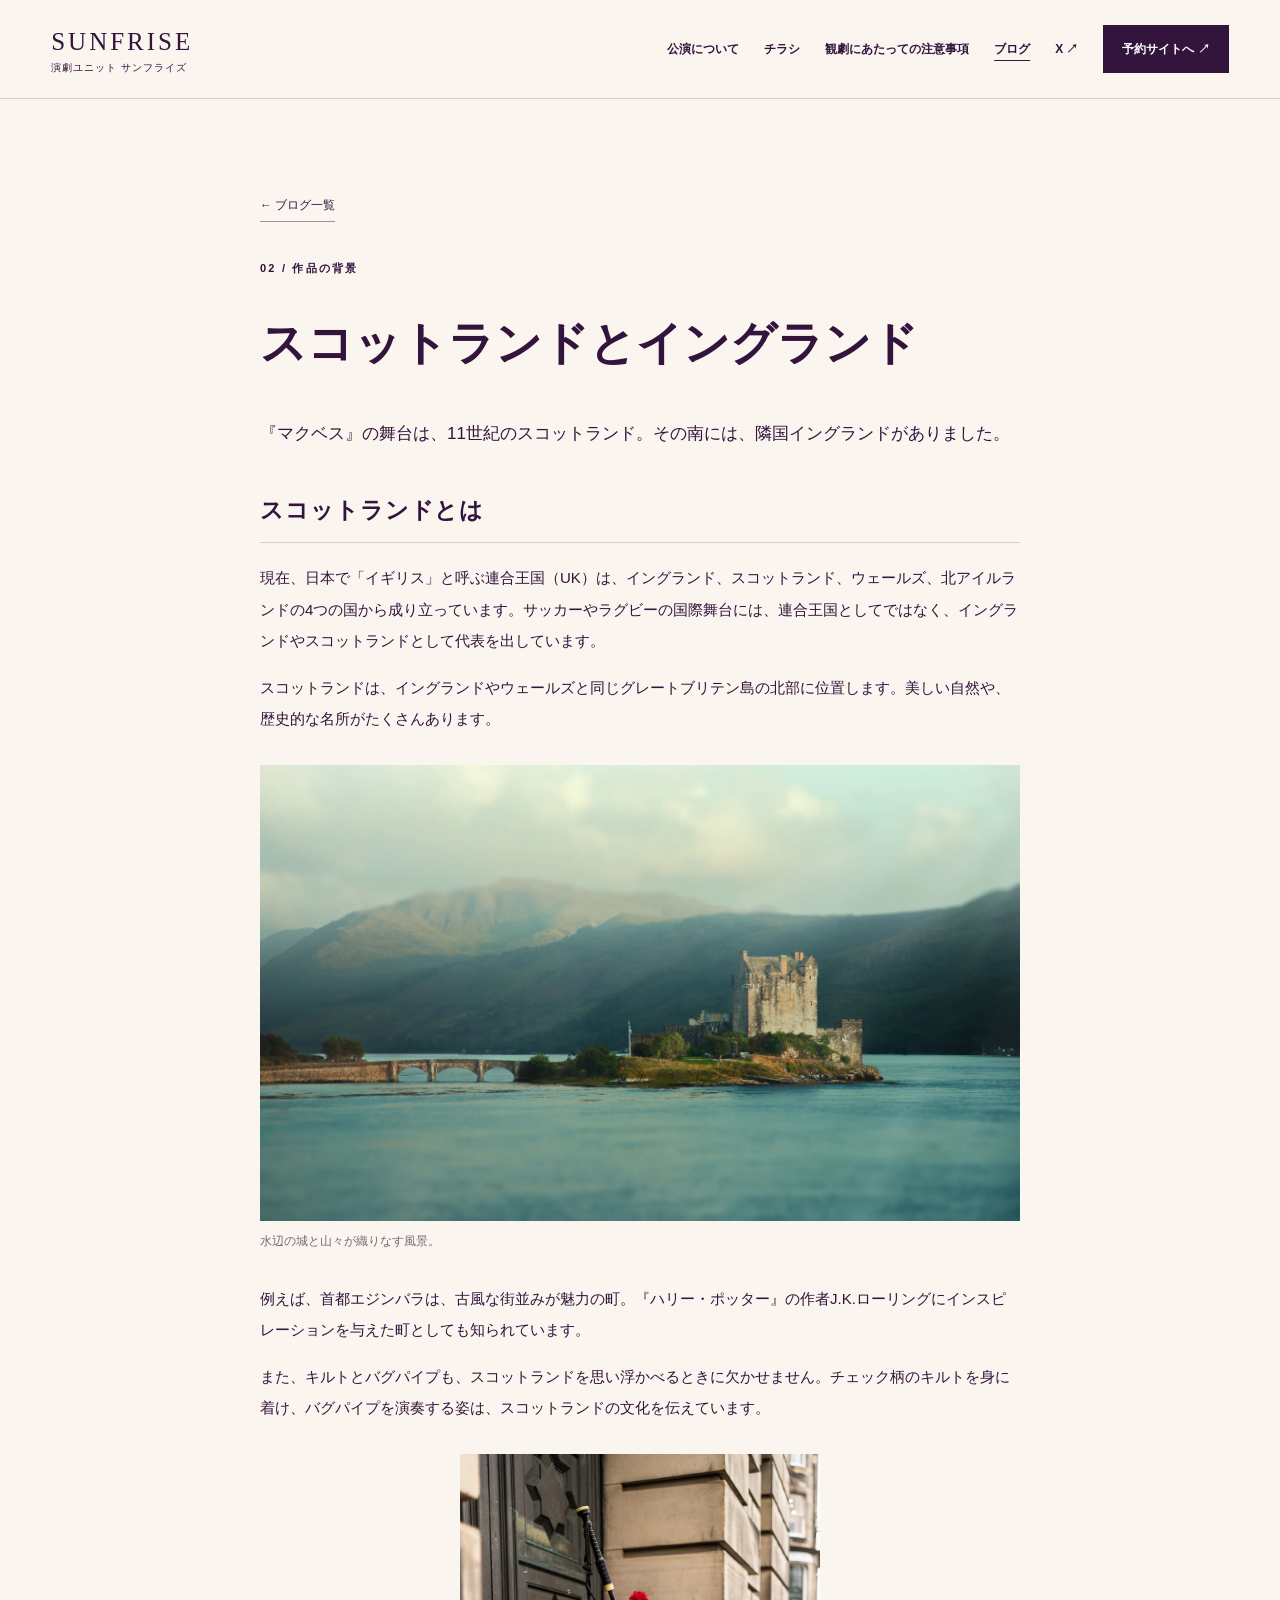
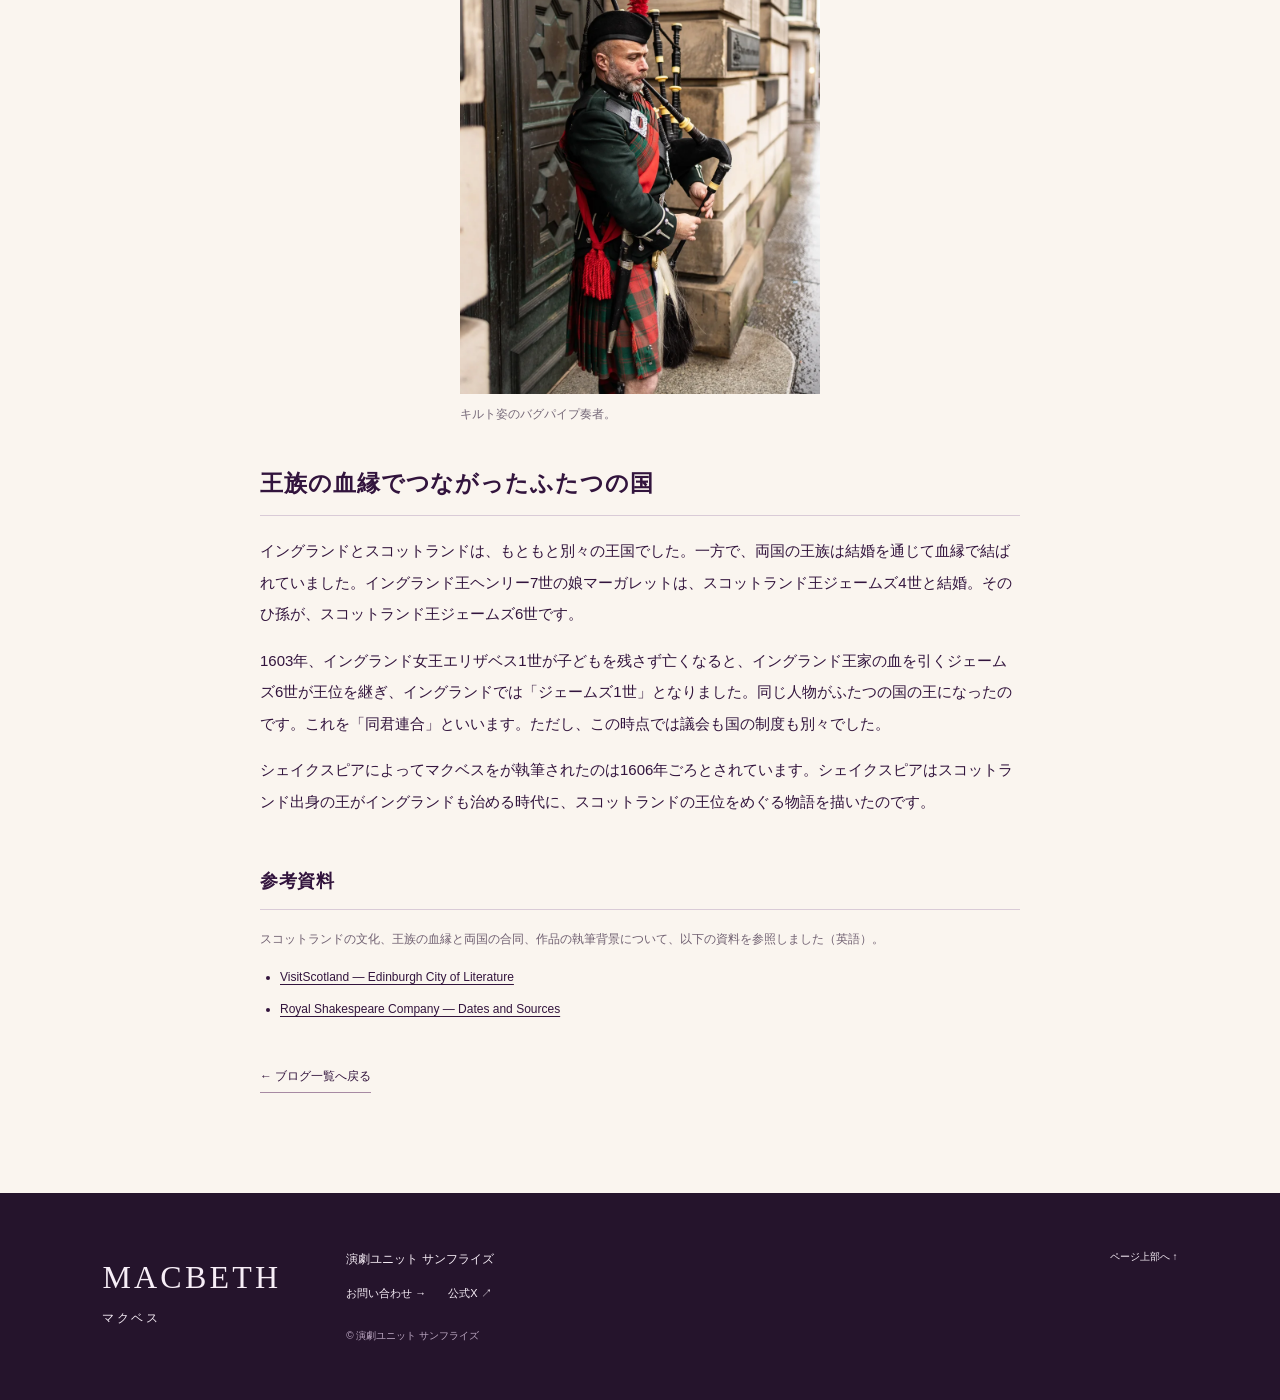
<file: blog/scotland-and-england.html>
<!doctype html>
<html lang="ja">
<head>
    <meta charset="utf-8">
    <meta name="viewport" content="width=device-width, initial-scale=1">
    <title>スコットランドとイングランドを知る | マクベス — 演劇ユニット サンフライズ</title>
    <meta name="description"
          content="『マクベス』の背景となるスコットランドとイングランド。王族の血縁、1603年の同君連合、1707年にひとつの王国となった理由を簡単に紹介します。">
    <meta name="theme-color" content="#32143d">
    <link rel="icon" href="../assets/icon.svg" type="image/svg+xml">
    <link rel="stylesheet" href="../assets/style.css">
    <script defer src="../assets/site.js"></script>
</head>
<body><a class="skip" href="#main">本文へ移動</a>
<header class="header"><a class="brand" href="../index.html"><span>SUNFRISE</span><small>演劇ユニット
    サンフライズ</small></a>
    <button class="menu-toggle" aria-expanded="false" aria-controls="navigation">メニュー <span>＋</span></button>
    <nav id="navigation" aria-label="メインメニュー"><a href="../index.html">公演について</a><a
            href="../flyer.html">チラシ</a><a href="../trigger.html">観劇にあたっての注意事項</a><a href="../blog.html"
                                                                                                    aria-current="page">ブログ</a><a
            href="https://x.com/Sunfrise_2026" target="_blank" rel="noopener noreferrer"
            aria-label="公式X（新しいタブで開く）">X ↗</a><a class="nav-ticket"
                                                           href="https://act-pit-stageplus.com/events/239" target="_blank" rel="noopener noreferrer">予約サイトへ ↗</a>
    </nav>
</header>
<main id="main">
    <article class="reading article">
        <a class="text-link" href="../blog.html">← ブログ一覧</a>
        <p class="eyebrow">02 / 作品の背景</p>
        <h1>スコットランドとイングランド</h1>
        <p class="lead">
            『マクベス』の舞台は、11世紀のスコットランド。その南には、隣国イングランドがありました。</p>
        <h2>スコットランドとは</h2>
        <p>
            現在、日本で「イギリス」と呼ぶ連合王国（UK）は、イングランド、スコットランド、ウェールズ、北アイルランドの4つの国から成り立っています。サッカーやラグビーの国際舞台には、連合王国としてではなく、イングランドやスコットランドとして代表を出しています。</p>
        <p>スコットランドは、イングランドやウェールズと同じグレートブリテン島の北部に位置します。美しい自然や、歴史的な名所がたくさんあります。</p>
        <figure class="article-photo">
            <img src="../img/pexels-raj-photography-83911134-33810681-web.webp"
                 alt="山々を背景に、水辺の小島に建つ石造りの城と、岸から続く石橋"
                 width="1600" height="961" loading="lazy" decoding="async">
            <figcaption>水辺の城と山々が織りなす風景。</figcaption>
        </figure>
        <p>例えば、首都エジンバラは、古風な街並みが魅力の町。『ハリー・ポッター』の作者J.K.ローリングにインスピレーションを与えた町としても知られています。</p>
        <p>また、キルトとバグパイプも、スコットランドを思い浮かべるときに欠かせません。チェック柄のキルトを身に着け、バグパイプを演奏する姿は、スコットランドの文化を伝えています。</p>
        <figure class="article-photo article-photo-portrait">
            <img src="../img/pexels-james-frid-81279-16428591-web.webp"
                 alt="石造りの建物の前で、チェック柄のキルトを身に着けてバグパイプを演奏する奏者"
                 width="900" height="1350" loading="lazy" decoding="async">
            <figcaption>キルト姿のバグパイプ奏者。</figcaption>
        </figure>
        <h2>王族の血縁でつながったふたつの国</h2>
        <p>
            イングランドとスコットランドは、もともと別々の王国でした。一方で、両国の王族は結婚を通じて血縁で結ばれていました。イングランド王ヘンリー7世の娘マーガレットは、スコットランド王ジェームズ4世と結婚。そのひ孫が、スコットランド王ジェームズ6世です。</p>
        <p>
            1603年、イングランド女王エリザベス1世が子どもを残さず亡くなると、イングランド王家の血を引くジェームズ6世が王位を継ぎ、イングランドでは「ジェームズ1世」となりました。同じ人物がふたつの国の王になったのです。これを「同君連合」といいます。ただし、この時点では議会も国の制度も別々でした。</p>
        <p>
            シェイクスピアによってマクベスをが執筆されたのは1606年ごろとされています。シェイクスピアはスコットランド出身の王がイングランドも治める時代に、スコットランドの王位をめぐる物語を描いたのです。</p>

        <section class="article-sources" aria-labelledby="sources-title">
            <h2 id="sources-title">参考資料</h2>
            <p class="note">スコットランドの文化、王族の血縁と両国の合同、作品の執筆背景について、以下の資料を参照しました（英語）。</p>
            <ul>
                <li><a href="https://www.visitscotland.com/things-to-do/unesco-trail/edinburgh-city-of-literature">VisitScotland — Edinburgh City of Literature</a></li>
                <li><a href="https://www.rsc.org.uk/macbeth/about-the-play/dates-and-sources">Royal Shakespeare Company
                    — Dates and Sources</a></li>
            </ul>
        </section>
        <a class="text-link" href="../blog.html">← ブログ一覧へ戻る</a>
    </article>
</main>
<footer><a class="footer-title" href="../index.html">MACBETH<span>マクベス</span></a>
    <div><p>演劇ユニット サンフライズ</p><a href="../trigger.html#contact">お問い合わせ →</a><a
            href="https://x.com/Sunfrise_2026" target="_blank" rel="noopener noreferrer">公式X ↗</a><small>© 演劇ユニット
        サンフライズ</small></div>
    <a class="back-top" href="#">ページ上部へ ↑</a></footer>
</body>
</html>
</file>
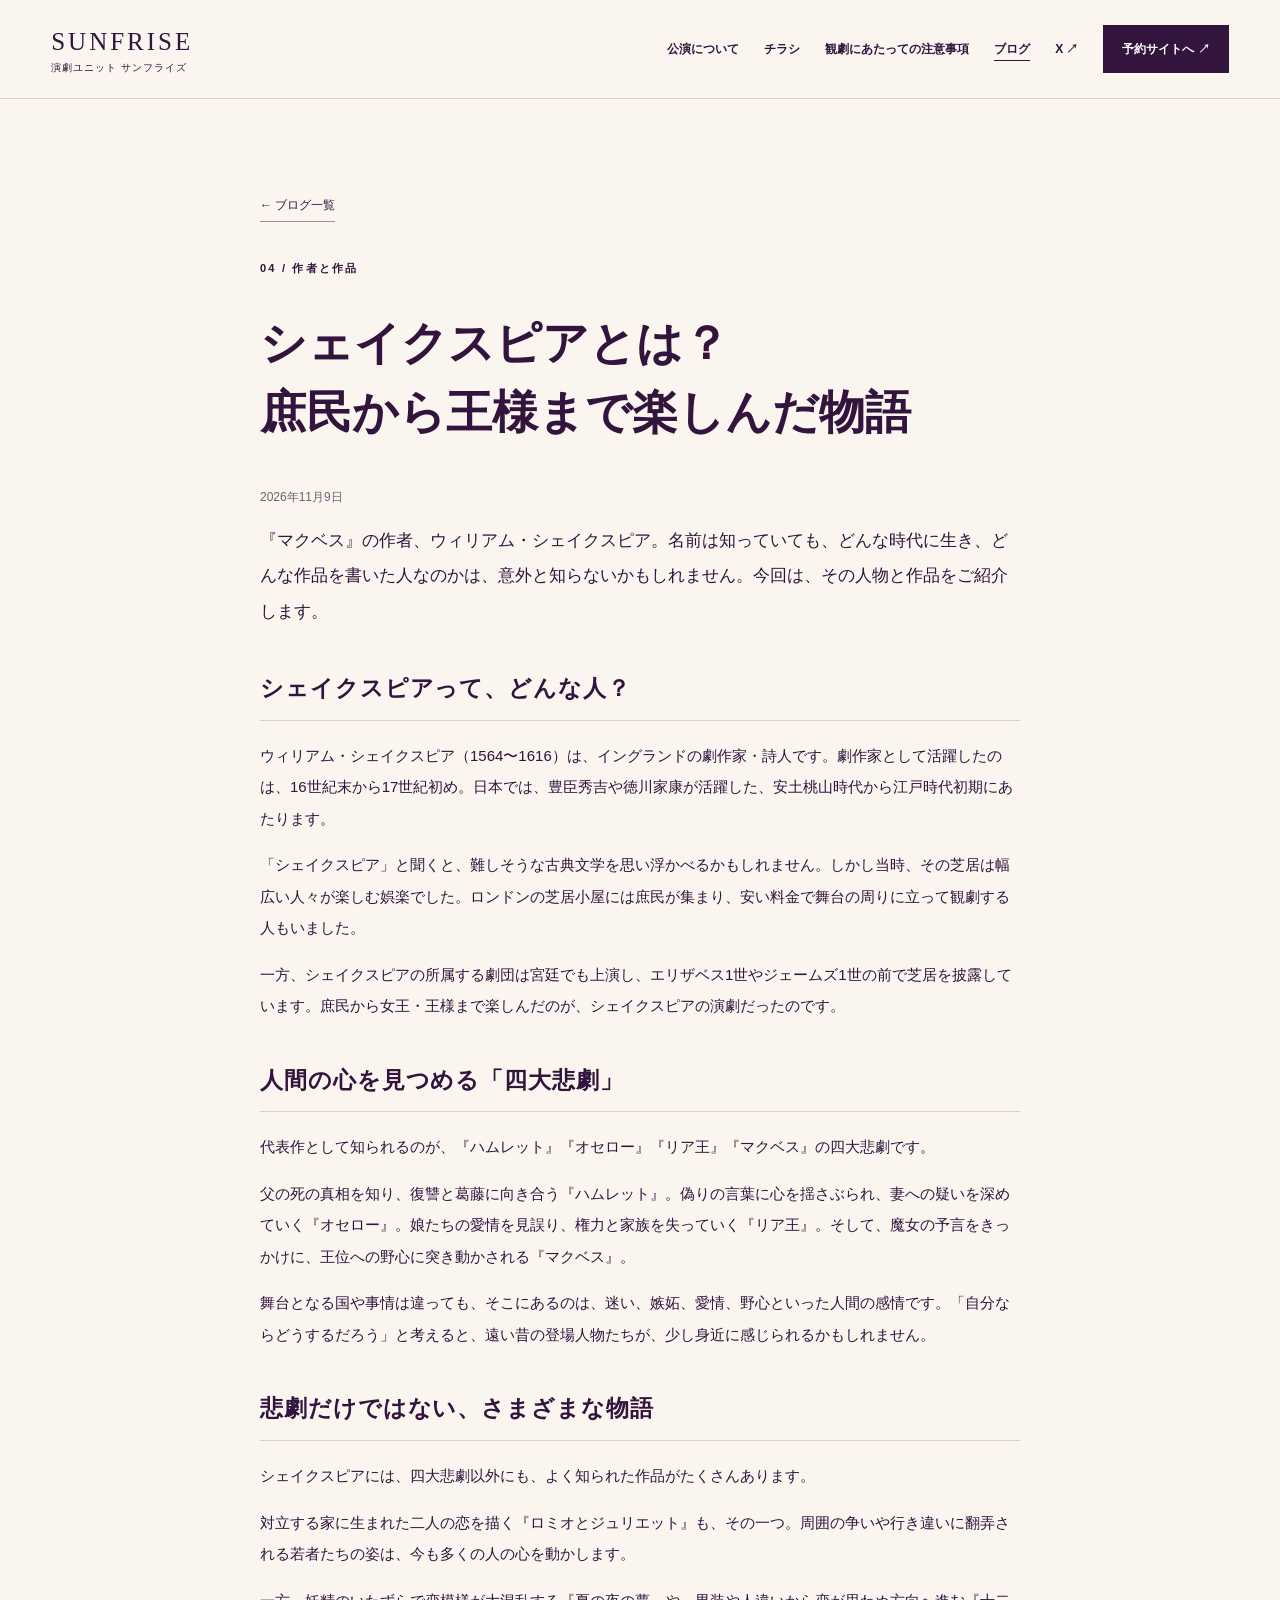
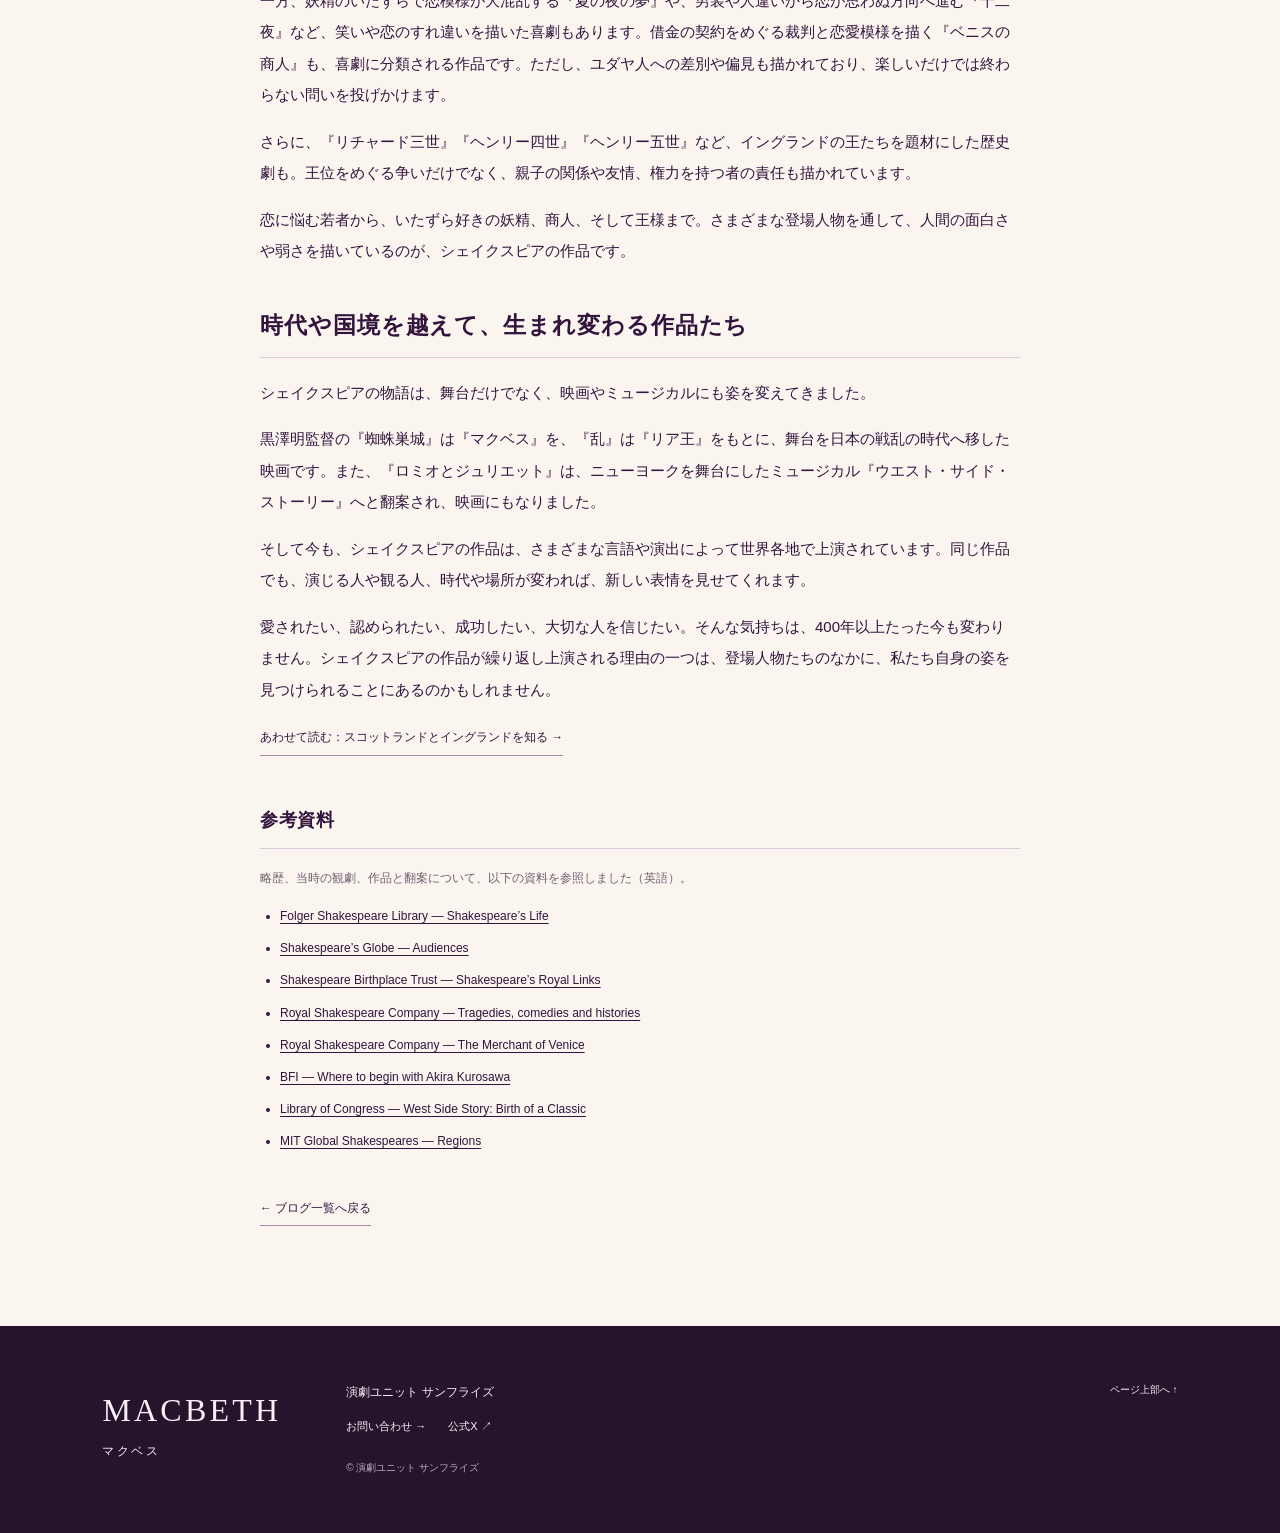
<file: blog/shakespeare.html>
<!doctype html>
<html lang="ja">
<head>
    <meta charset="utf-8">
    <meta name="viewport" content="width=device-width, initial-scale=1">
    <title>シェイクスピアとは？ — 庶民から王様まで楽しんだ物語 | マクベス — 演劇ユニット サンフライズ</title>
    <meta name="description"
          content="シェイクスピアが活躍した時代と、四大悲劇をはじめとする作品をご紹介。庶民から王様まで楽しんだ物語は、今も世界各地で上演されています。">
    <meta name="theme-color" content="#32143d">
    <link rel="icon" href="../assets/icon.svg" type="image/svg+xml">
    <link rel="stylesheet" href="../assets/style.css">
    <script defer src="../assets/site.js"></script>
</head>
<body><a class="skip" href="#main">本文へ移動</a>
<header class="header"><a class="brand" href="../index.html"><span>SUNFRISE</span><small>演劇ユニット
    サンフライズ</small></a>
    <button class="menu-toggle" aria-expanded="false" aria-controls="navigation">メニュー <span>＋</span></button>
    <nav id="navigation" aria-label="メインメニュー"><a href="../index.html">公演について</a><a
            href="../flyer.html">チラシ</a><a href="../trigger.html">観劇にあたっての注意事項</a><a href="../blog.html"
                                                                                                    aria-current="page">ブログ</a><a
            href="https://x.com/Sunfrise_2026" target="_blank" rel="noopener noreferrer"
            aria-label="公式X（新しいタブで開く）">X ↗</a><a class="nav-ticket"
                                                           href="https://act-pit-stageplus.com/events/239" target="_blank" rel="noopener noreferrer">予約サイトへ ↗</a>
    </nav>
</header>
<main id="main">
    <article class="reading article">
        <a class="text-link" href="../blog.html">← ブログ一覧</a>
        <p class="eyebrow">04 / 作者と作品</p>
        <h1>シェイクスピアとは？<br>庶民から王様まで楽しんだ物語</h1>
        <p class="note"><time datetime="2026-11-09">2026年11月9日</time></p>
        <p class="lead">『マクベス』の作者、ウィリアム・シェイクスピア。名前は知っていても、どんな時代に生き、どんな作品を書いた人なのかは、意外と知らないかもしれません。今回は、その人物と作品をご紹介します。</p>
        <h2>シェイクスピアって、どんな人？</h2>
        <p>ウィリアム・シェイクスピア（1564〜1616）は、イングランドの劇作家・詩人です。劇作家として活躍したのは、16世紀末から17世紀初め。日本では、豊臣秀吉や徳川家康が活躍した、安土桃山時代から江戸時代初期にあたります。</p>
        <p>「シェイクスピア」と聞くと、難しそうな古典文学を思い浮かべるかもしれません。しかし当時、その芝居は幅広い人々が楽しむ娯楽でした。ロンドンの芝居小屋には庶民が集まり、安い料金で舞台の周りに立って観劇する人もいました。</p>
        <p>一方、シェイクスピアの所属する劇団は宮廷でも上演し、エリザベス1世やジェームズ1世の前で芝居を披露しています。庶民から女王・王様まで楽しんだのが、シェイクスピアの演劇だったのです。</p>
        <h2>人間の心を見つめる「四大悲劇」</h2>
        <p>代表作として知られるのが、『ハムレット』『オセロー』『リア王』『マクベス』の四大悲劇です。</p>
        <p>父の死の真相を知り、復讐と葛藤に向き合う『ハムレット』。偽りの言葉に心を揺さぶられ、妻への疑いを深めていく『オセロー』。娘たちの愛情を見誤り、権力と家族を失っていく『リア王』。そして、魔女の予言をきっかけに、王位への野心に突き動かされる『マクベス』。</p>
        <p>舞台となる国や事情は違っても、そこにあるのは、迷い、嫉妬、愛情、野心といった人間の感情です。「自分ならどうするだろう」と考えると、遠い昔の登場人物たちが、少し身近に感じられるかもしれません。</p>
        <h2>悲劇だけではない、さまざまな物語</h2>
        <p>シェイクスピアには、四大悲劇以外にも、よく知られた作品がたくさんあります。</p>
        <p>対立する家に生まれた二人の恋を描く『ロミオとジュリエット』も、その一つ。周囲の争いや行き違いに翻弄される若者たちの姿は、今も多くの人の心を動かします。</p>
        <p>一方、妖精のいたずらで恋模様が大混乱する『夏の夜の夢』や、男装や人違いから恋が思わぬ方向へ進む『十二夜』など、笑いや恋のすれ違いを描いた喜劇もあります。借金の契約をめぐる裁判と恋愛模様を描く『ベニスの商人』も、喜劇に分類される作品です。ただし、ユダヤ人への差別や偏見も描かれており、楽しいだけでは終わらない問いを投げかけます。</p>
        <p>さらに、『リチャード三世』『ヘンリー四世』『ヘンリー五世』など、イングランドの王たちを題材にした歴史劇も。王位をめぐる争いだけでなく、親子の関係や友情、権力を持つ者の責任も描かれています。</p>
        <p>恋に悩む若者から、いたずら好きの妖精、商人、そして王様まで。さまざまな登場人物を通して、人間の面白さや弱さを描いているのが、シェイクスピアの作品です。</p>
        <h2>時代や国境を越えて、生まれ変わる作品たち</h2>
        <p>シェイクスピアの物語は、舞台だけでなく、映画やミュージカルにも姿を変えてきました。</p>
        <p>黒澤明監督の『蜘蛛巣城』は『マクベス』を、『乱』は『リア王』をもとに、舞台を日本の戦乱の時代へ移した映画です。また、『ロミオとジュリエット』は、ニューヨークを舞台にしたミュージカル『ウエスト・サイド・ストーリー』へと翻案され、映画にもなりました。</p>
        <p>そして今も、シェイクスピアの作品は、さまざまな言語や演出によって世界各地で上演されています。同じ作品でも、演じる人や観る人、時代や場所が変われば、新しい表情を見せてくれます。</p>
        <p>愛されたい、認められたい、成功したい、大切な人を信じたい。そんな気持ちは、400年以上たった今も変わりません。シェイクスピアの作品が繰り返し上演される理由の一つは、登場人物たちのなかに、私たち自身の姿を見つけられることにあるのかもしれません。</p>
        <p><a class="text-link" href="scotland-and-england.html">あわせて読む：スコットランドとイングランドを知る →</a></p>
        <section class="article-sources" aria-labelledby="sources-title">
            <h2 id="sources-title">参考資料</h2>
            <p class="note">略歴、当時の観劇、作品と翻案について、以下の資料を参照しました（英語）。</p>
            <ul>
                <li><a href="https://www.folger.edu/explore/shakespeares-works/shakespeares-life-from-the-folger-shakespeare-editions/">Folger Shakespeare Library — Shakespeare’s Life</a></li>
                <li><a href="https://www.shakespearesglobe.com/discover/shakespeares-world/audiences/">Shakespeare’s Globe — Audiences</a></li>
                <li><a href="https://www.shakespeare.org.uk/explore-shakespeare/podcasts/60-minutes-shakespeare/shakespeares-royal-links/">Shakespeare Birthplace Trust — Shakespeare’s Royal Links</a></li>
                <li><a href="https://www.rsc.org.uk/shakespeares-plays/tragedies-comedies-histories">Royal Shakespeare Company — Tragedies, comedies and histories</a></li>
                <li><a href="https://www.rsc.org.uk/the-merchant-of-venice">Royal Shakespeare Company — The Merchant of Venice</a></li>
                <li><a href="https://www.bfi.org.uk/features/where-begin-with-akira-kurosawa">BFI — Where to begin with Akira Kurosawa</a></li>
                <li><a href="https://www.loc.gov/exhibits/westsidestory/westsidestory-exhibit.html">Library of Congress — West Side Story: Birth of a Classic</a></li>
                <li><a href="https://globalshakespeares.mit.edu/regions/">MIT Global Shakespeares — Regions</a></li>
            </ul>
        </section>
        <a class="text-link" href="../blog.html">← ブログ一覧へ戻る</a>
    </article>
</main>
<footer><a class="footer-title" href="../index.html">MACBETH<span>マクベス</span></a>
    <div><p>演劇ユニット サンフライズ</p><a href="../trigger.html#contact">お問い合わせ →</a><a
            href="https://x.com/Sunfrise_2026" target="_blank" rel="noopener noreferrer">公式X ↗</a><small>© 演劇ユニット
        サンフライズ</small></div>
    <a class="back-top" href="#">ページ上部へ ↑</a></footer>
</body>
</html>
</file>
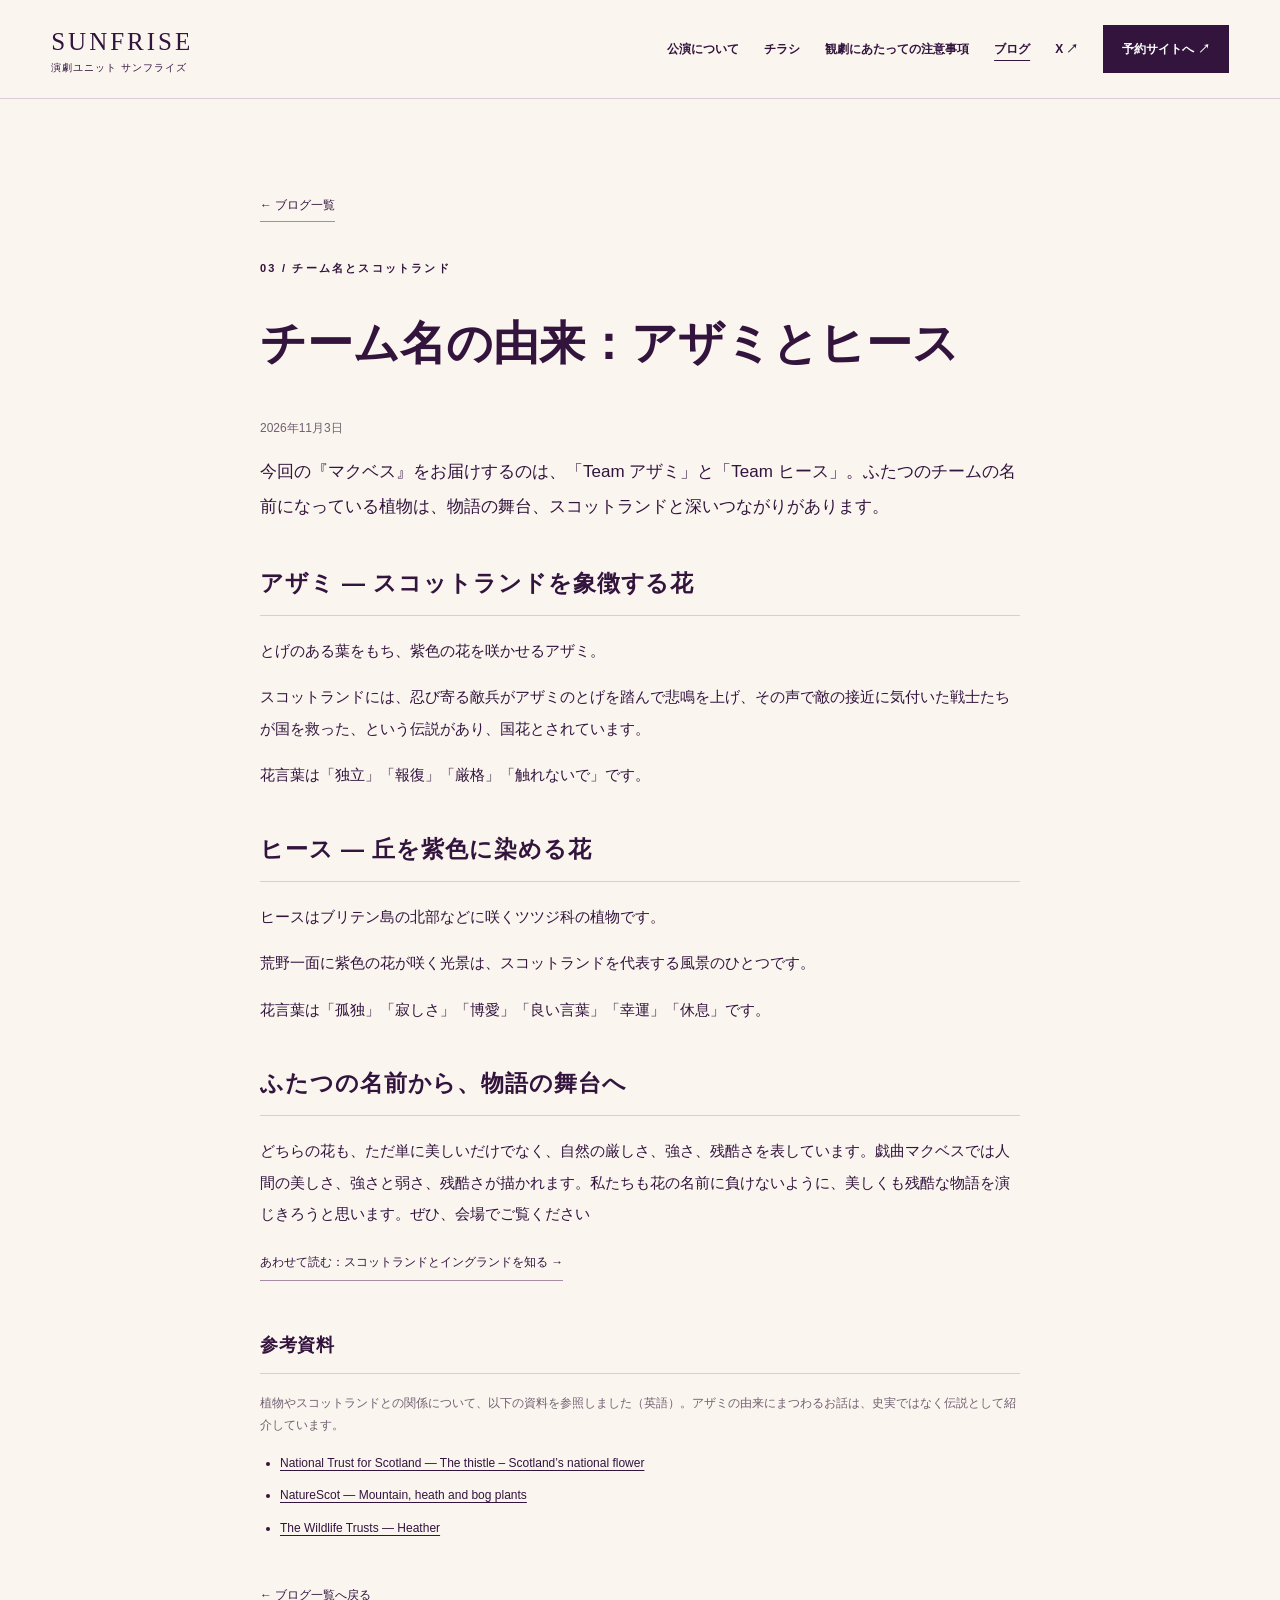
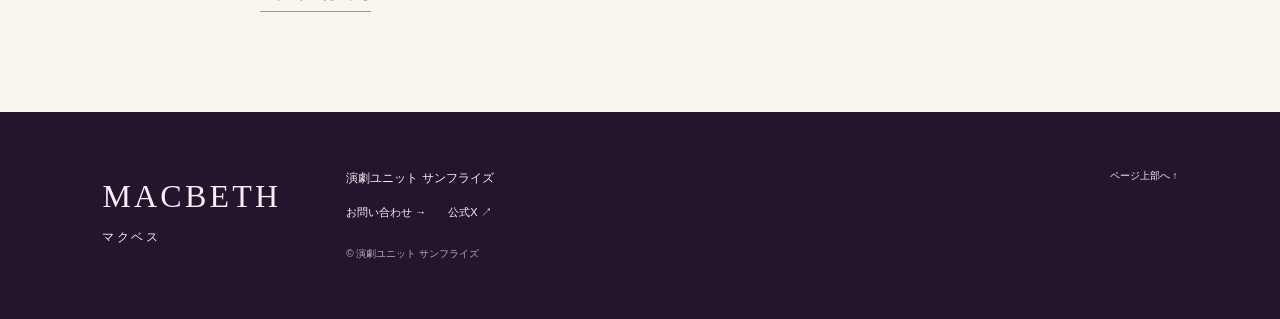
<file: blog/thistle-and-heath.html>
<!doctype html>
<html lang="ja">
<head>
    <meta charset="utf-8">
    <meta name="viewport" content="width=device-width, initial-scale=1">
    <title>チーム名の由来：アザミとヒース | マクベス — 演劇ユニット サンフライズ</title>
    <meta name="description"
          content="チーム名のアザミとヒース。スコットランドの国花と、丘を紫に染める花を通して、『マクベス』の舞台となる国をご紹介します。">
    <meta name="theme-color" content="#32143d">
    <link rel="icon" href="../assets/icon.svg" type="image/svg+xml">
    <link rel="stylesheet" href="../assets/style.css">
    <script defer src="../assets/site.js"></script>
</head>
<body><a class="skip" href="#main">本文へ移動</a>
<header class="header"><a class="brand" href="../index.html"><span>SUNFRISE</span><small>演劇ユニット
    サンフライズ</small></a>
    <button class="menu-toggle" aria-expanded="false" aria-controls="navigation">メニュー <span>＋</span></button>
    <nav id="navigation" aria-label="メインメニュー"><a href="../index.html">公演について</a><a
            href="../flyer.html">チラシ</a><a href="../trigger.html">観劇にあたっての注意事項</a><a href="../blog.html"
                                                                                                    aria-current="page">ブログ</a><a
            href="https://x.com/Sunfrise_2026" target="_blank" rel="noopener noreferrer"
            aria-label="公式X（新しいタブで開く）">X ↗</a><a class="nav-ticket"
                                                           href="https://act-pit-stageplus.com/events/239" target="_blank" rel="noopener noreferrer">予約サイトへ ↗</a>
    </nav>
</header>
<main id="main">
    <article class="reading article">
        <a class="text-link" href="../blog.html">← ブログ一覧</a>
        <p class="eyebrow">03 / チーム名とスコットランド</p>
        <h1>チーム名の由来：アザミとヒース</h1>
        <p class="note"><time datetime="2026-11-03">2026年11月3日</time></p>
        <p class="lead">今回の『マクベス』をお届けするのは、「Team アザミ」と「Team ヒース」。ふたつのチームの名前になっている植物は、物語の舞台、スコットランドと深いつながりがあります。</p>
        <h2>アザミ — スコットランドを象徴する花</h2>
        <p>とげのある葉をもち、紫色の花を咲かせるアザミ。</p>
        <p>スコットランドには、忍び寄る敵兵がアザミのとげを踏んで悲鳴を上げ、その声で敵の接近に気付いた戦士たちが国を救った、という伝説があり、国花とされています。</p>
        <p>花言葉は「独立」「報復」「厳格」「触れないで」です。</p>
        <h2>ヒース — 丘を紫色に染める花</h2>
        <p>ヒースはブリテン島の北部などに咲くツツジ科の植物です。</p>
        <p>荒野一面に紫色の花が咲く光景は、スコットランドを代表する風景のひとつです。</p>
        <p>花言葉は「孤独」「寂しさ」「博愛」「良い言葉」「幸運」「休息」です。</p>
        <h2>ふたつの名前から、物語の舞台へ</h2>
        <p>どちらの花も、ただ単に美しいだけでなく、自然の厳しさ、強さ、残酷さを表しています。戯曲マクベスでは人間の美しさ、強さと弱さ、残酷さが描かれます。私たちも花の名前に負けないように、美しくも残酷な物語を演じきろうと思います。ぜひ、会場でご覧ください</p>
        <p><a class="text-link" href="scotland-and-england.html">あわせて読む：スコットランドとイングランドを知る →</a></p>
        <section class="article-sources" aria-labelledby="sources-title">
            <h2 id="sources-title">参考資料</h2>
            <p class="note">植物やスコットランドとの関係について、以下の資料を参照しました（英語）。アザミの由来にまつわるお話は、史実ではなく伝説として紹介しています。</p>
            <ul>
                <li><a href="https://www.nts.org.uk/stories/the-thistle-scotlands-national-flower">National Trust for Scotland — The thistle – Scotland’s national flower</a></li>
                <li><a href="https://www.nature.scot/plants-animals-and-fungi/flowering-plants/mountain-heath-and-bog-plants">NatureScot — Mountain, heath and bog plants</a></li>
                <li><a href="https://www.wildlifetrusts.org/wildlife-explorer/wildflowers/heather">The Wildlife Trusts — Heather</a></li>
            </ul>
        </section>
        <a class="text-link" href="../blog.html">← ブログ一覧へ戻る</a>
    </article>
</main>
<footer><a class="footer-title" href="../index.html">MACBETH<span>マクベス</span></a>
    <div><p>演劇ユニット サンフライズ</p><a href="../trigger.html#contact">お問い合わせ →</a><a
            href="https://x.com/Sunfrise_2026" target="_blank" rel="noopener noreferrer">公式X ↗</a><small>© 演劇ユニット
        サンフライズ</small></div>
    <a class="back-top" href="#">ページ上部へ ↑</a></footer>
</body>
</html>
</file>
<file: assets/style.css>
:root{--ink:#32143d;--pink:#fa8bc5;--purple:#795096;--paper:#faf5ef;--muted:#756878;--line:#d9cbd7}*{box-sizing:border-box}html{scroll-behavior:smooth;scroll-padding-top:100px}body{margin:0;background:var(--paper);color:var(--ink);font-family:"Hiragino Kaku Gothic ProN","Yu Gothic",Meiryo,sans-serif;font-size:15px;line-height:1.85}a{color:inherit;text-decoration:none}a,button{touch-action:manipulation}a:focus-visible,button:focus-visible{outline:3px solid #a44187;outline-offset:5px}img{display:block;max-width:100%;height:auto}button{font:inherit}h1,h2,h3,p{margin-top:0}h2{font-size:clamp(25px,3vw,39px);line-height:1.6;letter-spacing:.04em}h3{font-size:17px}small{font-size:12px}.header{min-height:99px;padding:22px 4%;display:flex;align-items:center;justify-content:space-between;gap:25px;border-bottom:1px solid var(--line);background:var(--paper)}.brand{display:flex;flex-direction:column;line-height:1.5;flex-shrink:0}.brand>span{font-family:Georgia,serif;letter-spacing:.12em;font-size:25px}.brand small{font-size:10px;letter-spacing:.1em}nav{display:flex;align-items:center;gap:25px;font-size:12px;font-weight:600}nav a{padding:8px 0}nav a[aria-current]{text-decoration:underline;text-underline-offset:7px}nav a:hover{color:#8d337b}.nav-ticket{background:var(--ink);color:#fff;padding:13px 19px}nav .nav-ticket:hover{background:var(--purple);color:#fff}.menu-toggle{display:none}.skip{position:fixed;top:-80px;left:20px;background:white;z-index:20;padding:15px}.skip:focus{top:10px}.hero{display:grid;grid-template-columns:1fr 1fr;position:relative;padding:55px 7% 0;gap:0 6%;background:radial-gradient(ellipse at 0 65%,#f8dded 0,transparent 65%),var(--paper);overflow:hidden}.hero-copy{padding:22px 0 45px}.eyebrow{font-size:11px;font-weight:600;letter-spacing:.2em;margin-bottom:29px}.hero-kicker{font-size:17px;letter-spacing:.16em;margin-top:39px;margin-bottom:20px}.hero h1{font-size:clamp(48px,6.1vw,90px);font-weight:900;letter-spacing:-.07em;line-height:1.15;margin:0 0 27px;white-space:nowrap}.hero h1>span{display:block;font-family:Georgia,serif;font-size:clamp(30px,4vw,61px);font-weight:400;letter-spacing:.15em;margin-top:10px;color:var(--purple)}.credit{font-size:12px;line-height:2.1}.hero-date{border-top:1px solid #c9afc5;margin-top:28px;padding-top:17px;max-width:420px}.hero-date>span{font-size:15px;letter-spacing:.13em}.hero-date strong{display:block;font-family:Georgia,serif;font-size:clamp(35px,4vw,58px);font-weight:400;line-height:1.3}.hero-date strong small{font-family:sans-serif;font-size:13px;display:inline-block;border:1px solid #b995b5;border-radius:50%;padding:3px 6px;vertical-align:middle;margin:0 8px}.hero-date p{font-size:19px;margin:8px 0 24px}.hero-date p span{font-size:11px;margin-left:17px}.button{display:inline-flex;align-items:center;justify-content:space-between;gap:48px;background:var(--ink);color:#fff;padding:16px 23px;font-size:13px;transition:background .2s}.button:hover{background:var(--purple)}.button span{font-size:20px}.text-link{font-size:12px;border-bottom:1px solid #a78aa3;padding-bottom:5px;display:inline-block}.hero-copy>.text-link{margin-left:22px}.hero-art{position:relative;align-self:start;max-width:490px;justify-self:end;transform:rotate(2deg);box-shadow:15px 20px 0 #dac8e1;margin:0 8px 40px 0;transition:transform .3s}.hero-art:hover{transform:rotate(0deg)}.hero-art img{width:100%}.hero-art>span{position:absolute;bottom:0;right:0;background:var(--ink);color:white;padding:7px 13px;font-size:9px;letter-spacing:.13em}.hero-bottom{grid-column:1/-1;display:flex;justify-content:space-between;border-top:1px solid var(--line);padding:21px 0;font-size:9px;letter-spacing:.16em}.section{padding:85px 8%}.story{display:grid;grid-template-columns:1fr 1.05fr;gap:70px;background:var(--ink);color:var(--paper)}.story .eyebrow{color:var(--pink)}.story h2{margin-bottom:25px}.story-word{font-family:Georgia,serif;font-size:46px;line-height:1.15;color:#a17daf;letter-spacing:.02em}.story-body{padding-top:48px;font-size:14px;line-height:2.4}.story-body p{margin-bottom:24px}.story-note{color:#d7bbdf;font-size:12px}.team-tags{display:flex;gap:25px;font-size:14px}.team-tags span:first-child{color:var(--pink)}.team-tags span:last-child{color:#c2a4e6}.section-heading{display:flex;justify-content:space-between;align-items:center;gap:20px;margin-bottom:35px}.section-heading h2{margin-bottom:0}.section-heading .eyebrow{margin-bottom:18px}.mini-label{font-size:11px;letter-spacing:.1em}.info-grid{display:grid;grid-template-columns:1fr 1fr;gap:8%;border-top:1px solid var(--line);padding-top:35px}.info-grid h3{font-size:13px}.schedule-row{display:flex;gap:35px;border-bottom:1px solid var(--line);padding:15px 0}.schedule-row strong{font-family:Georgia,serif;font-size:35px;font-weight:400;min-width:85px}.schedule-row strong small{font-family:sans-serif}.schedule-row p{margin:0;font-size:21px;line-height:2}.schedule-row p span{font-size:11px;margin-left:16px;padding:4px 12px}.azami{background:#f9d5e8}.heath{background:#e0d3ee}.note{font-size:12px;color:#706071;line-height:1.9;margin-top:18px}.details p{font-size:13px}.details .price{font-family:Georgia,serif;font-size:42px;line-height:1.3;margin-bottom:12px}.price span{font-family:sans-serif;font-size:12px;margin-left:9px}.details h3:not(:first-child){margin-top:28px}.details .venue{font-size:23px;margin-bottom:7px}.ticket-strip{display:flex;justify-content:space-between;align-items:center;background:var(--pink);padding:24px 32px;margin-top:42px;transition:background .2s}.ticket-strip:hover{background:#f7acd5}.ticket-strip small{display:block;font-size:9px;letter-spacing:.18em}.ticket-strip>span:first-child{font-size:22px;font-weight:600}.ticket-strip>span:last-child{font-size:35px}.journal{background:#eee5f0}.article-row{display:flex;align-items:center;gap:35px;padding:30px 0;border-top:1px solid #cbb9d1;border-bottom:1px solid #cbb9d1}.article-no{font-family:Georgia,serif;font-size:42px;color:#8c689b}.article-row h3{font-size:23px;margin:6px 0}.article-row p{font-size:12px;margin:0}.article-row .arrow{margin-left:auto;font-size:32px}.article-row:hover h3,.blog-card:hover h2{color:#94527e}.alert-link{display:flex;align-items:center;gap:25px;padding-top:32px;font-size:13px}.alert-link>span:last-child{margin-left:auto}footer{padding:55px 8%;display:flex;align-items:start;gap:65px;background:#25142c;color:#f7eef7;font-size:12px}.footer-title{font-family:Georgia,serif;font-size:32px;letter-spacing:.1em}.footer-title span{display:block;font-family:sans-serif;font-size:12px;letter-spacing:.2em}footer p{margin-bottom:12px}footer div>a{margin-right:22px;font-size:11px}footer small{display:block;color:#bca7c2;font-size:10px;margin-top:22px}.back-top{margin-left:auto;font-size:10px}.page-intro{padding:65px 8% 55px;background:#ede0ee;border-bottom:1px solid var(--line)}.page-intro h1{font-size:clamp(29px,4vw,48px);line-height:1.4;margin-bottom:22px}.page-intro>p:last-child{font-size:13px;margin-bottom:0}.flyer-section{max-width:1000px;padding:40px 30px 80px;margin:auto}.flyer-nav{display:flex;gap:28px;justify-content:center;font-size:13px}.flyer-figure{margin:40px 0 60px;scroll-margin-top:25px}.flyer-figure figcaption{display:flex;justify-content:space-between;font-size:12px;margin-bottom:15px}.flyer-figure img{width:100%;box-shadow:0 8px 30px #32143d18}.reading{max-width:820px;padding:65px 30px 100px;margin:auto}.reading h2{font-size:26px}.reading>p{line-height:2.1}.notice{padding:28px 32px;background:#f5dfeb;border-left:4px solid #864b95;margin:28px 0 32px}.notice p{margin:0;font-size:17px;font-weight:600}.reading>.text-link{margin-top:30px}.blog-list{padding:60px 8% 90px}.blog-card{display:grid;grid-template-columns:300px 1fr;gap:65px;align-items:center;max-width:950px}.blog-thumb{padding:25px 50px;background:#e9d4e9}.blog-thumb img{box-shadow:8px 8px 0 #c6a9d0;transform:rotate(-3deg)}.blog-card h2{font-size:33px}.blog-card p{font-size:13px}.blog-card .eyebrow{font-size:10px}.article h1{font-size:clamp(32px,5vw,46px);line-height:1.5}.article .eyebrow{margin-top:35px}.article .lead{font-size:17px}.article h2{margin-top:40px;font-size:23px;border-bottom:1px solid var(--line);padding-bottom:13px}.article ul{padding-left:20px}.article-flyer{margin-left:20px}@media(min-width:1500px){.hero{padding-left:max(7%,calc((100vw - 1300px)/2));padding-right:max(7%,calc((100vw - 1300px)/2))}.section{padding-left:max(8%,calc((100vw - 1250px)/2));padding-right:max(8%,calc((100vw - 1250px)/2))}}@media(max-width:1100px){nav{gap:16px;font-size:11px}.header{padding:20px 3%}.hero{padding:40px 5% 0;gap:0 5%}.hero-kicker{margin-top:15px}.hero-copy{padding-top:0}.hero-copy>.text-link{margin:18px 0 0;display:table}.hero-date{margin-top:18px}.hero-art{align-self:center}.story{gap:35px}.story-body{font-size:13px}.desktop{display:none}}@media(max-width:760px){.header{padding:18px 6%;min-height:80px;flex-wrap:wrap;gap:0}.brand>span{font-size:23px}.menu-toggle{display:flex;gap:15px;background:none;border:1px solid #d7c6d6;padding:7px 12px;font-size:11px;color:var(--ink);align-items:center}.menu-toggle span{font-size:17px}nav{width:100%;display:flex;flex-wrap:wrap;gap:12px 22px;padding-top:20px}html.js nav{display:none}html.js nav.is-open{display:flex}nav a{font-size:12px}nav .nav-ticket{padding:10px 15px}.hero{padding:33px 7% 0;grid-template-columns:1fr}.hero-copy{padding-bottom:30px}.hero .eyebrow{font-size:9px;margin-bottom:24px}.hero-kicker{font-size:14px}.hero h1{font-size:clamp(48px,12vw,82px)}.hero h1>span{font-size:36px}.credit{font-size:11px}.hero-date strong{font-size:43px}.hero-date{max-width:none}.hero-copy>.text-link{display:inline-block;margin:0 0 0 18px}.hero-art{width:82%;justify-self:center;margin:8px 0 35px;max-width:430px}.hero-bottom{font-size:7px;gap:15px;padding:18px 0}.section{padding:55px 7%}.story{grid-template-columns:1fr;gap:10px}.story-word{display:none}.story-body{padding-top:0;font-size:14px}.section-heading{align-items:flex-start}.section-heading h2{font-size:25px}.mini-label{display:none}.info-grid{grid-template-columns:1fr;gap:35px}.schedule-row{gap:35px}.details{border-top:1px solid var(--line);padding-top:25px}.ticket-strip{padding:20px}.ticket-strip>span:first-child{font-size:19px}.article-row{gap:20px}.article-row h3{font-size:18px}.article-no{font-size:28px}.alert-link{gap:16px;font-size:11px}footer{padding:40px 7%;gap:28px;flex-wrap:wrap}.footer-title{font-size:28px}.back-top{width:100%;margin-left:0}.page-intro{padding:40px 7%}.page-intro .eyebrow{margin-bottom:20px}.page-intro h1{font-size:30px}.flyer-section{padding:30px 6%}.flyer-figure figcaption{font-size:10px}.reading{padding:40px 7% 65px}.reading h2{font-size:22px}.notice{padding:24px}.blog-list{padding:40px 7% 65px}.blog-card{grid-template-columns:1fr;gap:30px}.blog-thumb{max-width:330px;width:100%;padding:25px 65px}.blog-card h2{font-size:28px}.article .lead{font-size:15px}.article li{margin-bottom:10px}.article-flyer{margin-left:0;display:table}}@media(prefers-reduced-motion:reduce){html{scroll-behavior:auto}*,*::before,*::after{transition:none!important}}

.contact-details{margin-top:28px;scroll-margin-top:30px}
.contact-reveal{background:var(--ink);color:white;border:0;padding:14px 20px;cursor:pointer;font:inherit}
.contact-reveal:hover{background:var(--purple)}
.contact-email{text-decoration:underline;text-underline-offset:4px;overflow-wrap:anywhere}

.advisory-reading{font-size:17px}
.advisory-reading .notice p{font-size:18px}

.blog-card + .blog-card{margin-top:55px;padding-top:55px;border-top:1px solid var(--line)}
.country-thumb{display:flex;flex-direction:column;align-items:center;justify-content:center;min-height:280px;padding:30px 15px;color:var(--paper);background:var(--ink);gap:12px}
.country-thumb strong{font-family:Georgia,serif;font-size:25px;letter-spacing:.06em}
.country-thumb>span:first-child{font-size:12px;letter-spacing:.2em;color:var(--pink)}
.country-thumb>span{color:#c2a4e6}
.country-profile{display:grid;grid-template-columns:7em minmax(0,1fr);gap:12px 20px;padding:22px 0;border-top:1px solid var(--line);border-bottom:1px solid var(--line)}
.country-profile dt{font-size:13px;font-weight:600}
.country-profile dd{margin:0;font-size:14px}
.history-timeline{list-style:none;padding:0}
.history-timeline li{display:grid;grid-template-columns:6em minmax(0,1fr);gap:15px;padding:16px 0;border-bottom:1px solid var(--line)}
.article-sources{margin-top:50px}
.article-sources h2{font-size:18px}
.article-sources li{font-size:12px;margin-bottom:10px;overflow-wrap:anywhere}
.article-sources a{text-decoration:underline;text-underline-offset:3px}
.article-photo{margin:30px 0}
.article-photo img{width:100%;height:auto}
.article-photo figcaption{margin-top:10px;font-size:12px;line-height:1.8;color:var(--muted)}
.article-photo-portrait{max-width:360px;margin:30px auto}
@media(max-width:760px){.country-thumb{min-height:210px}.country-profile{grid-template-columns:1fr;gap:5px}.country-profile dd{margin-bottom:14px}.country-profile dd:last-child{margin-bottom:0}.history-timeline li{grid-template-columns:1fr;gap:4px}}

/* Reservation links */
nav .nav-ticket{padding:13px 19px;text-align:center}
@media(max-width:1100px) and (min-width:761px){.header{flex-wrap:wrap}nav{flex-wrap:wrap}}
@media(max-width:760px){.hero-copy>.button{gap:18px;padding:16px 18px}.hero-copy>.text-link{display:table;margin:18px 0 0}.ticket-strip{gap:16px}.ticket-strip>span:first-child{font-size:17px}nav .nav-ticket{padding:10px 15px}}
</file>
